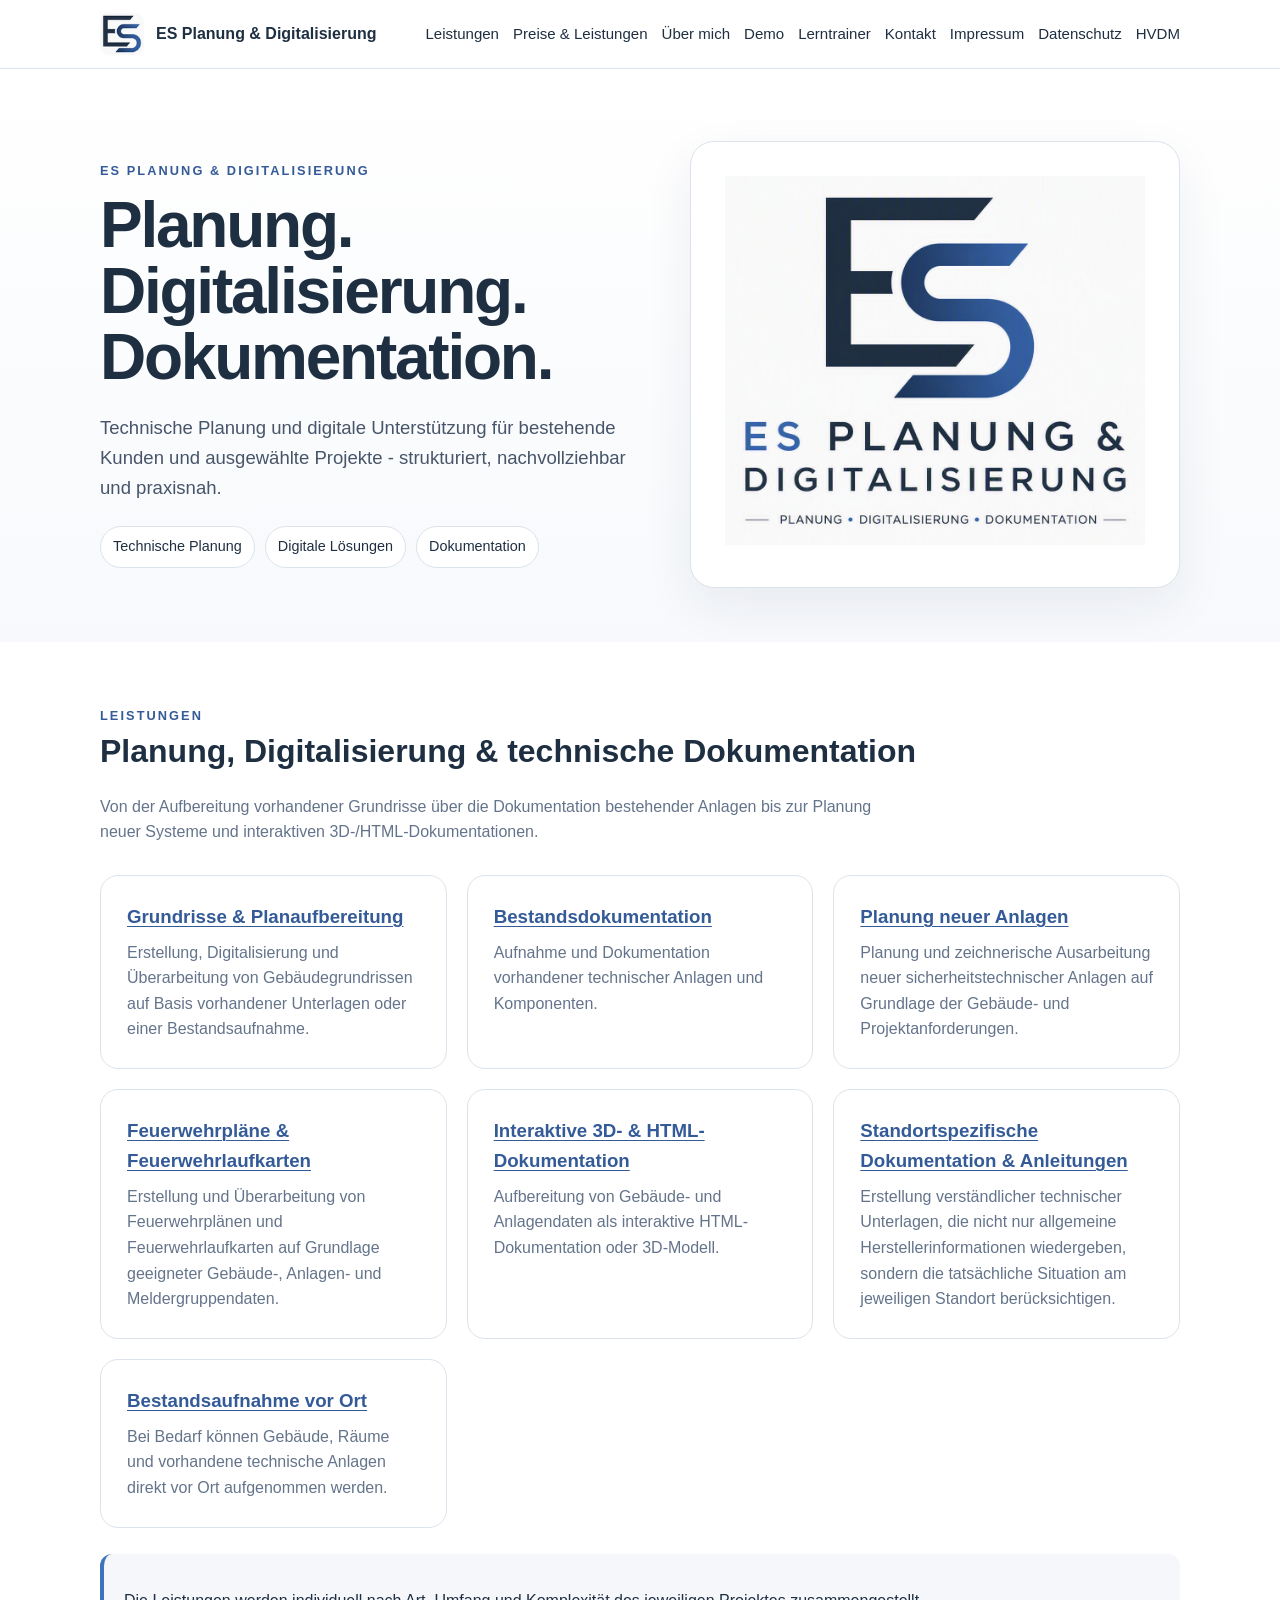
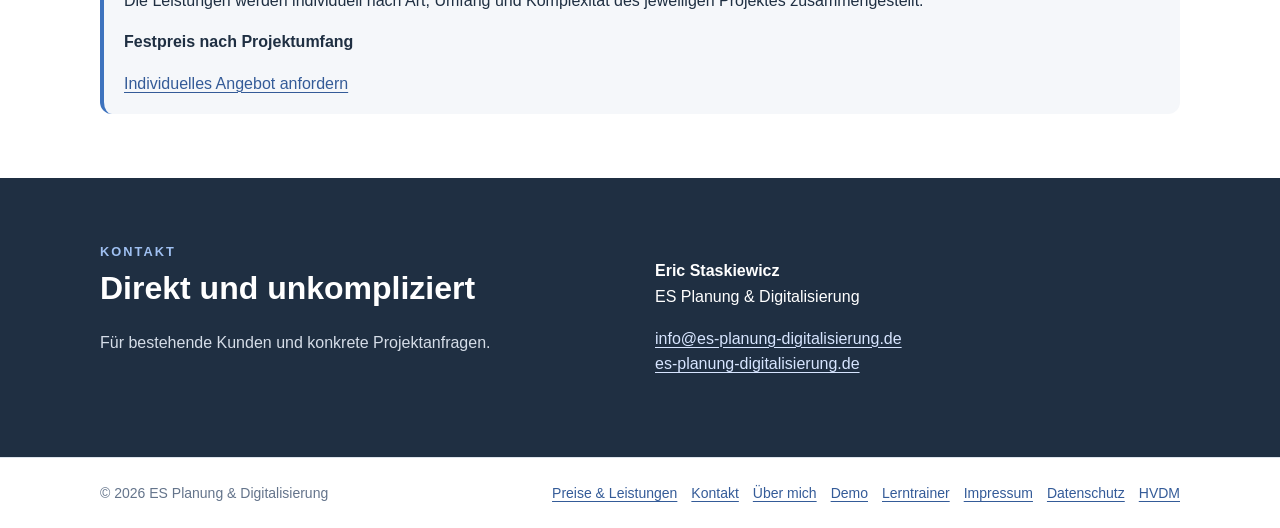
<file: index.html>
<!doctype html><html lang="de"><head><meta charset="utf-8"><meta name="viewport" content="width=device-width,initial-scale=1"><meta name="robots" content="noindex,nofollow"><link rel="icon" href="assets/favicon.ico"><link rel="stylesheet" href="styles.css"><title>ES Planung &amp; Digitalisierung</title><meta name="description" content="Grundrisse, Bestandsdokumentation, Anlagenplanung, Feuerwehrunterlagen, 3D-/HTML-Dokumentation und standortspezifische Anleitungen. Festpreis nach Projektumfang."><meta property="og:title" content="ES Planung & Digitalisierung"><meta property="og:image" content="assets/social-preview-1200x630.png"><link rel="stylesheet" href="navigation.css">
<script src="navigation.js" defer></script>
</head><body><header class="top site-header"><div class="wrap nav"><a class="brand" href="index.html"><img src="assets/logo-mark-64.png" alt="ES Logo"><span>ES Planung &amp; Digitalisierung</span></a><button class="menu-toggle" type="button" aria-expanded="false" aria-controls="site-navigation">Menü</button>
<nav class="navlinks" id="site-navigation" aria-label="Hauptnavigation"><a href="leistungen.html">Leistungen</a><a href="preise.html">Preise &amp; Leistungen</a><a href="about.html">Über mich</a><a href="demo.html">Demo</a><a href="trainings.html">Lerntrainer</a><a href="index.html#kontakt">Kontakt</a><a href="impressum.html">Impressum</a><a href="datenschutz.html">Datenschutz</a></nav></div></header>
<main><section class="hero"><div class="wrap hero-grid"><div><div class="kicker">ES Planung &amp; Digitalisierung</div><h1>Planung. Digitalisierung. Dokumentation.</h1><p>Technische Planung und digitale Unterstützung für bestehende Kunden und ausgewählte Projekte - strukturiert, nachvollziehbar und praxisnah.</p><div class="badges"><span class="badge">Technische Planung</span><span class="badge">Digitale Lösungen</span><span class="badge">Dokumentation</span></div></div><div class="hero-logo"><img src="assets/logo-full.png" alt="Logo ES Planung & Digitalisierung"></div></div></section>
<section id="leistungen" class="section"><div class="wrap"><div class="kicker">Leistungen</div><h2>Planung, Digitalisierung &amp; technische Dokumentation</h2><p class="lead">Von der Aufbereitung vorhandener Grundrisse über die Dokumentation bestehender Anlagen bis zur Planung neuer Systeme und interaktiven 3D-/HTML-Dokumentationen.</p><div class="cards"><article class="card"><h3><a href="leistungen.html#grundrisse">Grundrisse &amp; Planaufbereitung</a></h3><p>Erstellung, Digitalisierung und Überarbeitung von Gebäudegrundrissen auf Basis vorhandener Unterlagen oder einer Bestandsaufnahme.</p></article><article class="card"><h3><a href="leistungen.html#bestand">Bestandsdokumentation</a></h3><p>Aufnahme und Dokumentation vorhandener technischer Anlagen und Komponenten.</p></article><article class="card"><h3><a href="leistungen.html#planung">Planung neuer Anlagen</a></h3><p>Planung und zeichnerische Ausarbeitung neuer sicherheitstechnischer Anlagen auf Grundlage der Gebäude- und Projektanforderungen.</p></article><article class="card"><h3><a href="leistungen.html#feuerwehr">Feuerwehrpläne &amp; Feuerwehrlaufkarten</a></h3><p>Erstellung und Überarbeitung von Feuerwehrplänen und Feuerwehrlaufkarten auf Grundlage geeigneter Gebäude-, Anlagen- und Meldergruppendaten.</p></article><article class="card"><h3><a href="leistungen.html#interaktiv">Interaktive 3D- &amp; HTML-Dokumentation</a></h3><p>Aufbereitung von Gebäude- und Anlagendaten als interaktive HTML-Dokumentation oder 3D-Modell.</p></article><article class="card"><h3><a href="leistungen.html#anleitungen">Standortspezifische Dokumentation &amp; Anleitungen</a></h3><p>Erstellung verständlicher technischer Unterlagen, die nicht nur allgemeine Herstellerinformationen wiedergeben, sondern die tatsächliche Situation am jeweiligen Standort berücksichtigen.</p></article><article class="card"><h3><a href="leistungen.html#vor-ort">Bestandsaufnahme vor Ort</a></h3><p>Bei Bedarf können Gebäude, Räume und vorhandene technische Anlagen direkt vor Ort aufgenommen werden.</p></article></div><div class="note"><p>Die Leistungen werden individuell nach Art, Umfang und Komplexität des jeweiligen Projektes zusammengestellt.</p><p><strong>Festpreis nach Projektumfang</strong></p><a href="index.html#kontakt">Individuelles Angebot anfordern</a></div></div></section>
<section id="kontakt" class="section contact"><div class="wrap contact-grid"><div><div class="kicker" style="color:#9fc0f1">Kontakt</div><h2>Direkt und unkompliziert</h2><p class="lead">Für bestehende Kunden und konkrete Projektanfragen.</p></div><div><p><strong>Eric Staskiewicz</strong><br>ES Planung &amp; Digitalisierung</p><p><a href="mailto:info@es-planung-digitalisierung.de">info@es-planung-digitalisierung.de</a><br><a href="https://es-planung-digitalisierung.de">es-planung-digitalisierung.de</a></p></div></div></section></main><footer class="footer site-footer"><div class="wrap footer-row"><div>© 2026 ES Planung &amp; Digitalisierung</div><div class="footer-links"><a href="preise.html">Preise &amp; Leistungen</a><a href="index.html#kontakt">Kontakt</a><a href="about.html">Über mich</a><a href="demo.html">Demo</a><a href="trainings.html">Lerntrainer</a><a href="impressum.html">Impressum</a><a href="datenschutz.html">Datenschutz</a></div></div></footer></body></html>
</file>
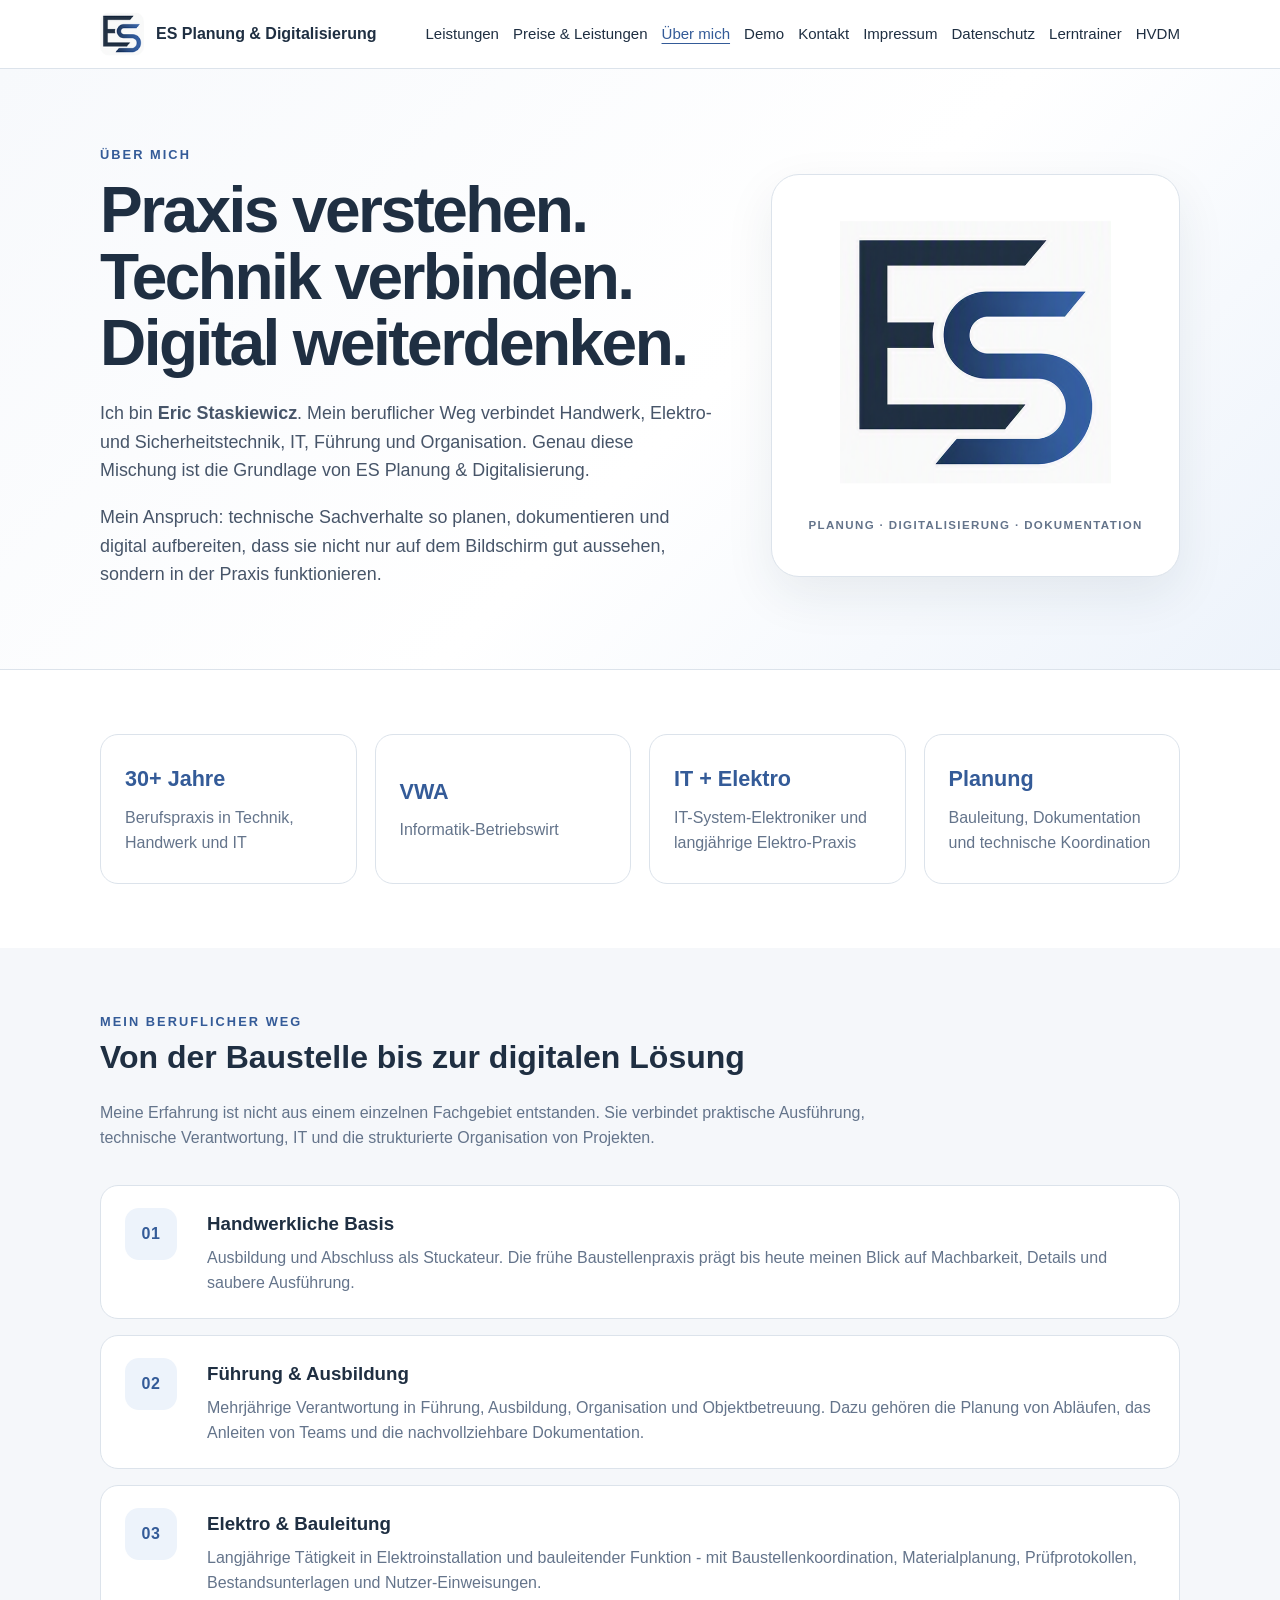
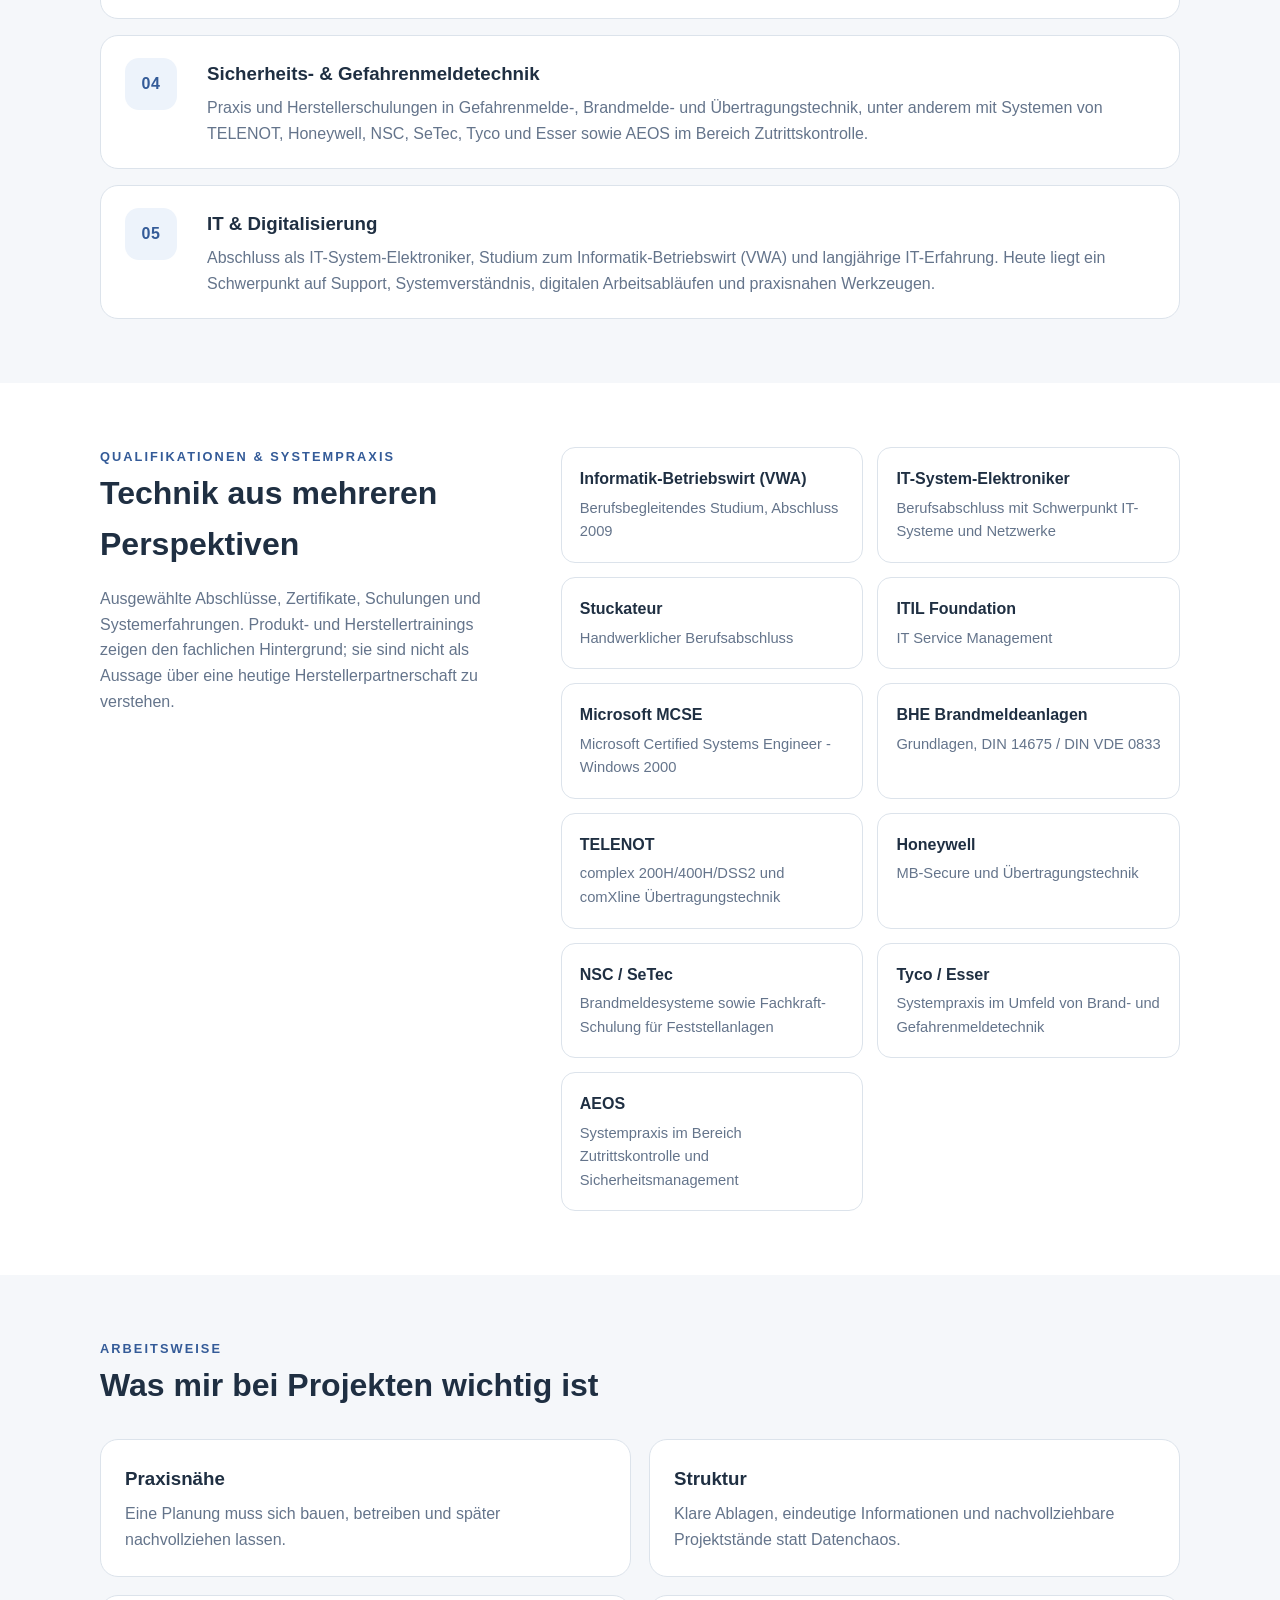
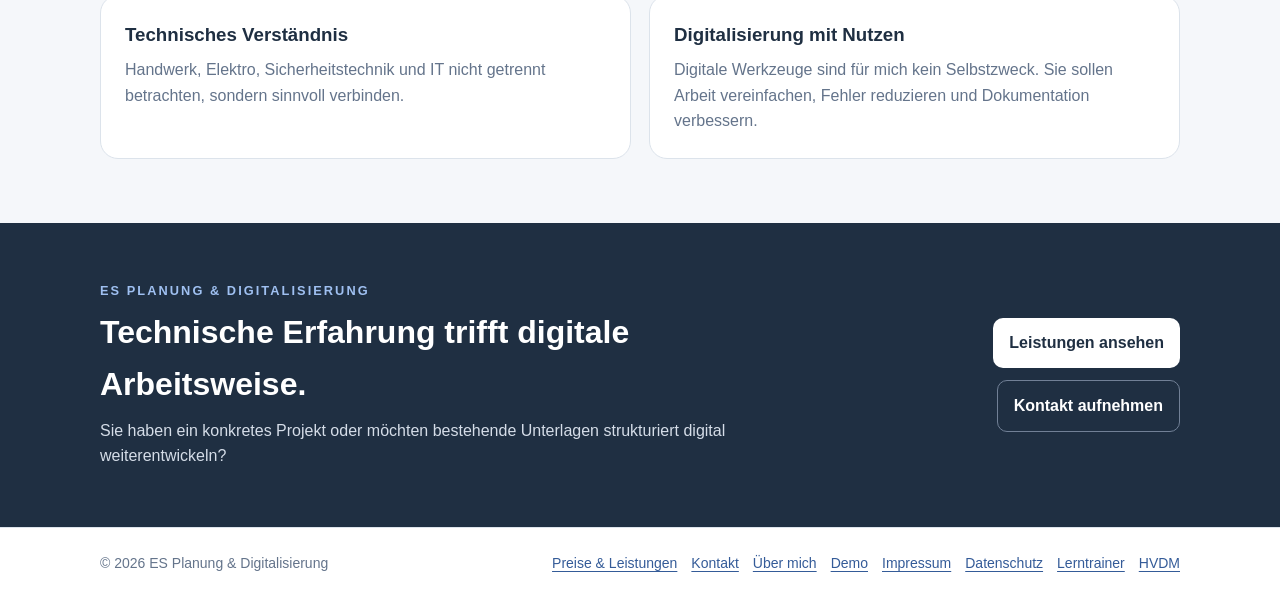
<file: about.html>
<!doctype html>
<html lang="de">
<head>
  <meta charset="utf-8">
  <meta name="viewport" content="width=device-width,initial-scale=1">
  <meta name="robots" content="noindex,nofollow">
  <link rel="icon" href="assets/favicon.ico">
  <link rel="stylesheet" href="styles.css">
  <title>Über mich | ES Planung &amp; Digitalisierung</title>
  <meta name="description" content="Eric Staskiewicz - beruflicher Hintergrund zwischen Handwerk, Elektro- und Sicherheitstechnik, IT, Planung und Digitalisierung.">
  <meta property="og:title" content="Über mich | ES Planung & Digitalisierung">
  <meta property="og:image" content="assets/social-preview-1200x630.png">
<link rel="stylesheet" href="navigation.css">
<script src="navigation.js" defer></script>
</head>
<body>
<header class="top site-header">
  <div class="wrap nav">
    <a class="brand" href="index.html"><img src="assets/logo-mark-64.png" alt="ES Logo"><span>ES Planung &amp; Digitalisierung</span></a>
    <button class="menu-toggle" type="button" aria-expanded="false" aria-controls="site-navigation">Menü</button>
<nav class="navlinks" id="site-navigation" aria-label="Hauptnavigation">
      <a href="leistungen.html">Leistungen</a><a href="preise.html">Preise &amp; Leistungen</a>
      <a href="about.html" aria-current="page">Über mich</a>
      <a href="demo.html">Demo</a>
      <a href="index.html#kontakt">Kontakt</a>
      <a href="impressum.html">Impressum</a>
      <a href="datenschutz.html">Datenschutz</a>
    </nav>
  </div>
</header>

<main>
  <section class="about-hero">
    <div class="wrap about-hero-grid">
      <div>
        <div class="kicker">Über mich</div>
        <h1>Praxis verstehen.<br>Technik verbinden.<br>Digital weiterdenken.</h1>
        <p class="about-intro">Ich bin <strong>Eric Staskiewicz</strong>. Mein beruflicher Weg verbindet Handwerk, Elektro- und Sicherheitstechnik, IT, Führung und Organisation. Genau diese Mischung ist die Grundlage von ES Planung &amp; Digitalisierung.</p>
        <p class="about-intro">Mein Anspruch: technische Sachverhalte so planen, dokumentieren und digital aufbereiten, dass sie nicht nur auf dem Bildschirm gut aussehen, sondern in der Praxis funktionieren.</p>
      </div>
      <aside class="about-mark" aria-label="ES Planung und Digitalisierung">
        <img src="assets/logo-mark-512.png" alt="ES Monogramm">
        <div class="about-mark-text">Planung · Digitalisierung · Dokumentation</div>
      </aside>
    </div>
  </section>

  <section class="section">
    <div class="wrap">
      <div class="facts-grid" aria-label="Berufliches Profil">
        <div class="fact"><strong>30+ Jahre</strong><span>Berufspraxis in Technik, Handwerk und IT</span></div>
        <div class="fact"><strong>VWA</strong><span>Informatik-Betriebswirt</span></div>
        <div class="fact"><strong>IT + Elektro</strong><span>IT-System-Elektroniker und langjährige Elektro-Praxis</span></div>
        <div class="fact"><strong>Planung</strong><span>Bauleitung, Dokumentation und technische Koordination</span></div>
      </div>
    </div>
  </section>

  <section class="section about-soft">
    <div class="wrap">
      <div class="kicker">Mein beruflicher Weg</div>
      <h2>Von der Baustelle bis zur digitalen Lösung</h2>
      <p class="lead">Meine Erfahrung ist nicht aus einem einzelnen Fachgebiet entstanden. Sie verbindet praktische Ausführung, technische Verantwortung, IT und die strukturierte Organisation von Projekten.</p>

      <div class="journey">
        <article class="journey-item">
          <div class="journey-icon">01</div>
          <div><h3>Handwerkliche Basis</h3><p>Ausbildung und Abschluss als Stuckateur. Die frühe Baustellenpraxis prägt bis heute meinen Blick auf Machbarkeit, Details und saubere Ausführung.</p></div>
        </article>
        <article class="journey-item">
          <div class="journey-icon">02</div>
          <div><h3>Führung &amp; Ausbildung</h3><p>Mehrjährige Verantwortung in Führung, Ausbildung, Organisation und Objektbetreuung. Dazu gehören die Planung von Abläufen, das Anleiten von Teams und die nachvollziehbare Dokumentation.</p></div>
        </article>
        <article class="journey-item">
          <div class="journey-icon">03</div>
          <div><h3>Elektro &amp; Bauleitung</h3><p>Langjährige Tätigkeit in Elektroinstallation und bauleitender Funktion - mit Baustellenkoordination, Materialplanung, Prüfprotokollen, Bestandsunterlagen und Nutzer-Einweisungen.</p></div>
        </article>
        <article class="journey-item">
          <div class="journey-icon">04</div>
          <div><h3>Sicherheits- &amp; Gefahrenmeldetechnik</h3><p>Praxis und Herstellerschulungen in Gefahrenmelde-, Brandmelde- und Übertragungstechnik, unter anderem mit Systemen von TELENOT, Honeywell, NSC, SeTec, Tyco und Esser sowie AEOS im Bereich Zutrittskontrolle.</p></div>
        </article>
        <article class="journey-item">
          <div class="journey-icon">05</div>
          <div><h3>IT &amp; Digitalisierung</h3><p>Abschluss als IT-System-Elektroniker, Studium zum Informatik-Betriebswirt (VWA) und langjährige IT-Erfahrung. Heute liegt ein Schwerpunkt auf Support, Systemverständnis, digitalen Arbeitsabläufen und praxisnahen Werkzeugen.</p></div>
        </article>
      </div>
    </div>
  </section>

  <section class="section">
    <div class="wrap qualification-grid">
      <div>
        <div class="kicker">Qualifikationen &amp; Systempraxis</div>
        <h2>Technik aus mehreren Perspektiven</h2>
        <p class="lead">Ausgewählte Abschlüsse, Zertifikate, Schulungen und Systemerfahrungen. Produkt- und Herstellertrainings zeigen den fachlichen Hintergrund; sie sind nicht als Aussage über eine heutige Herstellerpartnerschaft zu verstehen.</p>
      </div>
      <div class="qualification-list">
        <div class="qualification"><strong>Informatik-Betriebswirt (VWA)</strong><span>Berufsbegleitendes Studium, Abschluss 2009</span></div>
        <div class="qualification"><strong>IT-System-Elektroniker</strong><span>Berufsabschluss mit Schwerpunkt IT-Systeme und Netzwerke</span></div>
        <div class="qualification"><strong>Stuckateur</strong><span>Handwerklicher Berufsabschluss</span></div>
        <div class="qualification"><strong>ITIL Foundation</strong><span>IT Service Management</span></div>
        <div class="qualification"><strong>Microsoft MCSE</strong><span>Microsoft Certified Systems Engineer - Windows 2000</span></div>
        <div class="qualification"><strong>BHE Brandmeldeanlagen</strong><span>Grundlagen, DIN 14675 / DIN VDE 0833</span></div>
        <div class="qualification"><strong>TELENOT</strong><span>complex 200H/400H/DSS2 und comXline Übertragungstechnik</span></div>
        <div class="qualification"><strong>Honeywell</strong><span>MB-Secure und Übertragungstechnik</span></div>
        <div class="qualification"><strong>NSC / SeTec</strong><span>Brandmeldesysteme sowie Fachkraft-Schulung für Feststellanlagen</span></div>
        <div class="qualification"><strong>Tyco / Esser</strong><span>Systempraxis im Umfeld von Brand- und Gefahrenmeldetechnik</span></div>
        <div class="qualification"><strong>AEOS</strong><span>Systempraxis im Bereich Zutrittskontrolle und Sicherheitsmanagement</span></div>
      </div>
    </div>
  </section>

  <section class="section about-soft">
    <div class="wrap">
      <div class="kicker">Arbeitsweise</div>
      <h2>Was mir bei Projekten wichtig ist</h2>
      <div class="values-grid">
        <article class="value-card"><h3>Praxisnähe</h3><p>Eine Planung muss sich bauen, betreiben und später nachvollziehen lassen.</p></article>
        <article class="value-card"><h3>Struktur</h3><p>Klare Ablagen, eindeutige Informationen und nachvollziehbare Projektstände statt Datenchaos.</p></article>
        <article class="value-card"><h3>Technisches Verständnis</h3><p>Handwerk, Elektro, Sicherheitstechnik und IT nicht getrennt betrachten, sondern sinnvoll verbinden.</p></article>
        <article class="value-card"><h3>Digitalisierung mit Nutzen</h3><p>Digitale Werkzeuge sind für mich kein Selbstzweck. Sie sollen Arbeit vereinfachen, Fehler reduzieren und Dokumentation verbessern.</p></article>
      </div>
    </div>
  </section>

  <section class="about-cta">
    <div class="wrap about-cta-inner">
      <div><div class="kicker" style="color:#9fc0f1">ES Planung &amp; Digitalisierung</div><h2>Technische Erfahrung trifft digitale Arbeitsweise.</h2><p>Sie haben ein konkretes Projekt oder möchten bestehende Unterlagen strukturiert digital weiterentwickeln?</p></div>
      <div class="cta-actions"><a class="button button-light" href="leistungen.html">Leistungen ansehen</a><a class="button button-outline" href="mailto:info@es-planung-digitalisierung.de">Kontakt aufnehmen</a></div>
    </div>
  </section>
</main>

<footer class="footer site-footer">
  <div class="wrap footer-row"><div>© 2026 ES Planung &amp; Digitalisierung</div><div class="footer-links"><a href="preise.html">Preise &amp; Leistungen</a><a href="index.html#kontakt">Kontakt</a><a href="about.html">Über mich</a><a href="demo.html">Demo</a><a href="impressum.html">Impressum</a><a href="datenschutz.html">Datenschutz</a></div></div>
</footer>
</body>
</html>
</file>
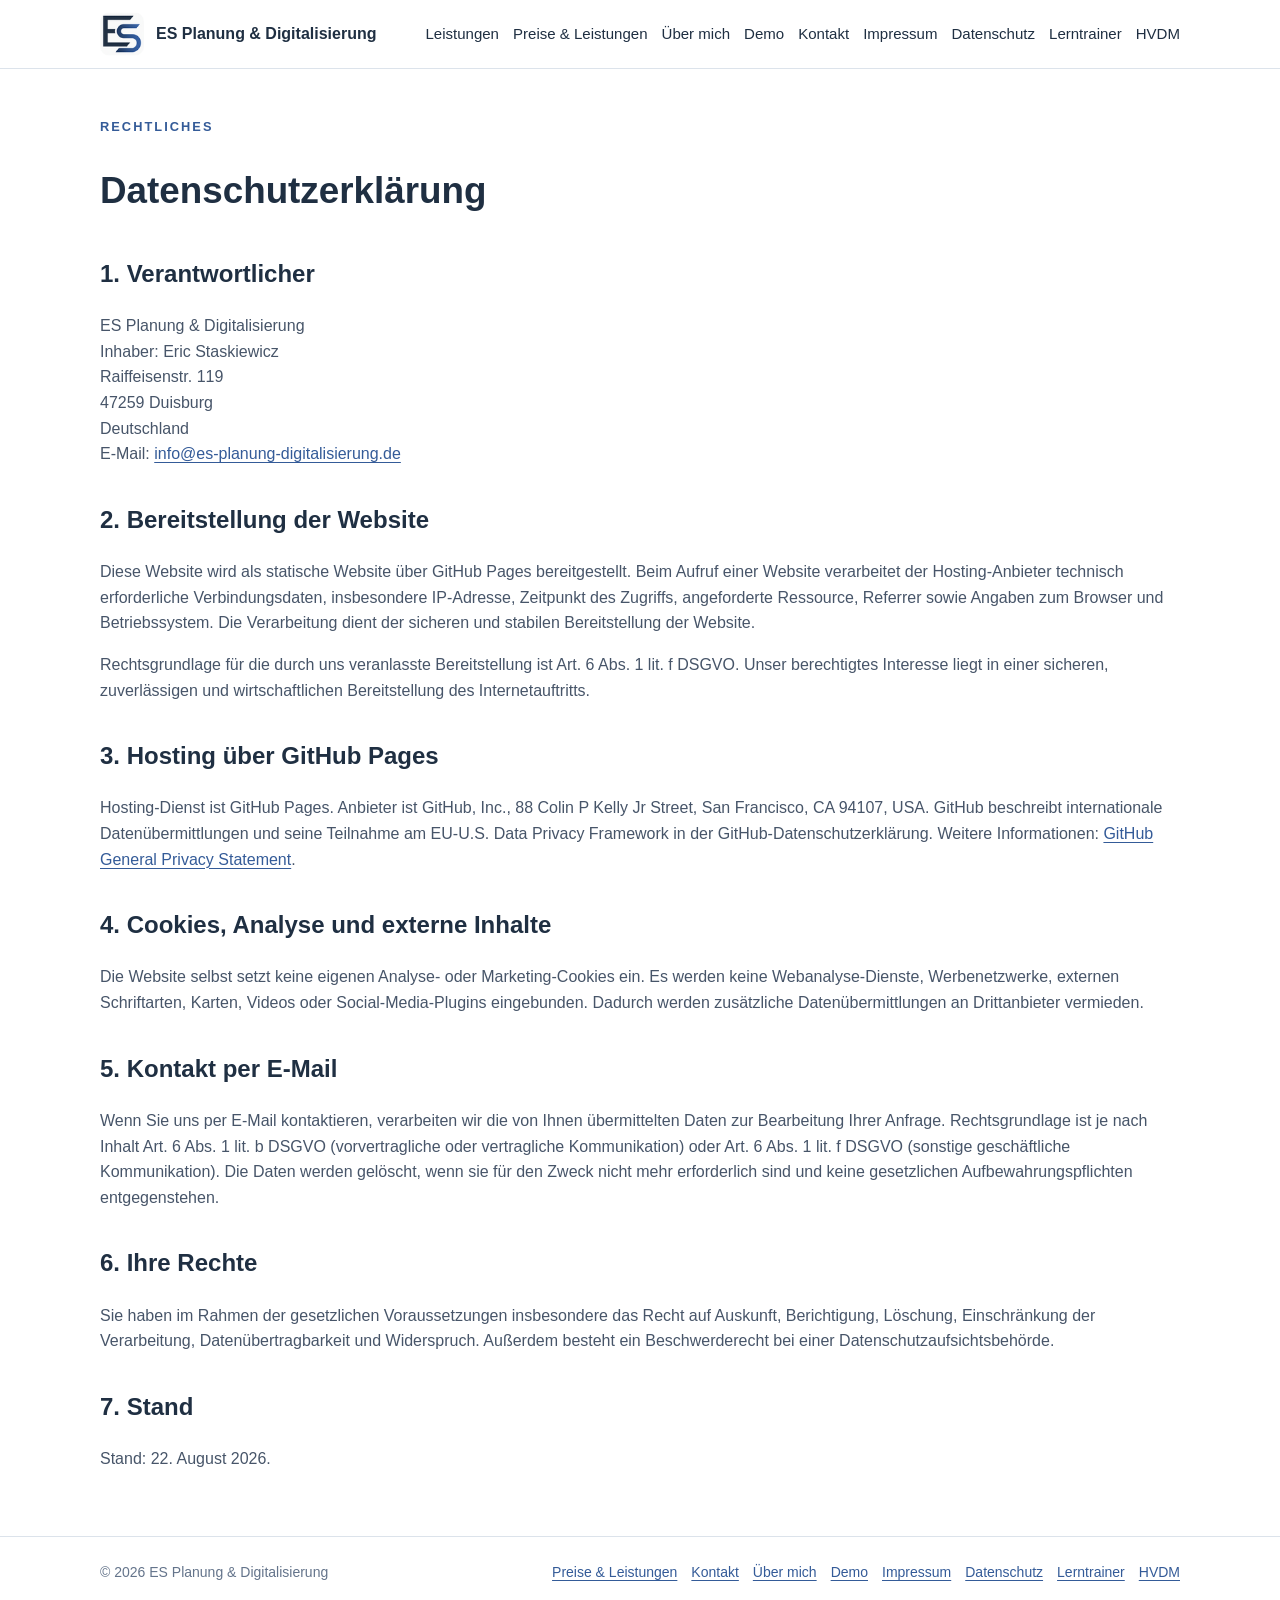
<file: datenschutz.html>
<!doctype html><html lang="de"><head><meta charset="utf-8"><meta name="viewport" content="width=device-width,initial-scale=1"><meta name="robots" content="noindex,nofollow"><link rel="icon" href="assets/favicon.ico"><link rel="stylesheet" href="styles.css"><title>Datenschutz | ES Planung &amp; Digitalisierung</title><link rel="stylesheet" href="navigation.css">
<script src="navigation.js" defer></script>
</head><body><header class="top site-header"><div class="wrap nav"><a class="brand" href="index.html"><img src="assets/logo-mark-64.png" alt="ES Logo"><span>ES Planung &amp; Digitalisierung</span></a><button class="menu-toggle" type="button" aria-expanded="false" aria-controls="site-navigation">Menü</button>
<nav class="navlinks" id="site-navigation" aria-label="Hauptnavigation"><a href="leistungen.html">Leistungen</a><a href="preise.html">Preise &amp; Leistungen</a><a href="about.html">Über mich</a><a href="demo.html">Demo</a><a href="index.html#kontakt">Kontakt</a><a href="impressum.html">Impressum</a><a href="datenschutz.html">Datenschutz</a></nav></div></header><main class="legal"><div class="wrap"><div class="kicker">Rechtliches</div><h1>Datenschutzerklärung</h1><h2>1. Verantwortlicher</h2><p>ES Planung &amp; Digitalisierung<br>Inhaber: Eric Staskiewicz<br>Raiffeisenstr. 119<br>47259 Duisburg<br>Deutschland<br>E-Mail: <a href="mailto:info@es-planung-digitalisierung.de">info@es-planung-digitalisierung.de</a></p><h2>2. Bereitstellung der Website</h2><p>Diese Website wird als statische Website über GitHub Pages bereitgestellt. Beim Aufruf einer Website verarbeitet der Hosting-Anbieter technisch erforderliche Verbindungsdaten, insbesondere IP-Adresse, Zeitpunkt des Zugriffs, angeforderte Ressource, Referrer sowie Angaben zum Browser und Betriebssystem. Die Verarbeitung dient der sicheren und stabilen Bereitstellung der Website.</p><p>Rechtsgrundlage für die durch uns veranlasste Bereitstellung ist Art. 6 Abs. 1 lit. f DSGVO. Unser berechtigtes Interesse liegt in einer sicheren, zuverlässigen und wirtschaftlichen Bereitstellung des Internetauftritts.</p><h2>3. Hosting über GitHub Pages</h2><p>Hosting-Dienst ist GitHub Pages. Anbieter ist GitHub, Inc., 88 Colin P Kelly Jr Street, San Francisco, CA 94107, USA. GitHub beschreibt internationale Datenübermittlungen und seine Teilnahme am EU-U.S. Data Privacy Framework in der GitHub-Datenschutzerklärung. Weitere Informationen: <a href="https://docs.github.com/en/site-policy/privacy-policies/github-general-privacy-statement">GitHub General Privacy Statement</a>.</p><h2>4. Cookies, Analyse und externe Inhalte</h2><p>Die Website selbst setzt keine eigenen Analyse- oder Marketing-Cookies ein. Es werden keine Webanalyse-Dienste, Werbenetzwerke, externen Schriftarten, Karten, Videos oder Social-Media-Plugins eingebunden. Dadurch werden zusätzliche Datenübermittlungen an Drittanbieter vermieden.</p><h2>5. Kontakt per E-Mail</h2><p>Wenn Sie uns per E-Mail kontaktieren, verarbeiten wir die von Ihnen übermittelten Daten zur Bearbeitung Ihrer Anfrage. Rechtsgrundlage ist je nach Inhalt Art. 6 Abs. 1 lit. b DSGVO (vorvertragliche oder vertragliche Kommunikation) oder Art. 6 Abs. 1 lit. f DSGVO (sonstige geschäftliche Kommunikation). Die Daten werden gelöscht, wenn sie für den Zweck nicht mehr erforderlich sind und keine gesetzlichen Aufbewahrungspflichten entgegenstehen.</p><h2>6. Ihre Rechte</h2><p>Sie haben im Rahmen der gesetzlichen Voraussetzungen insbesondere das Recht auf Auskunft, Berichtigung, Löschung, Einschränkung der Verarbeitung, Datenübertragbarkeit und Widerspruch. Außerdem besteht ein Beschwerderecht bei einer Datenschutzaufsichtsbehörde.</p><h2>7. Stand</h2><p>Stand: 22. August 2026.</p></div></main><footer class="footer site-footer"><div class="wrap footer-row"><div>© 2026 ES Planung &amp; Digitalisierung</div><div class="footer-links"><a href="preise.html">Preise &amp; Leistungen</a><a href="index.html#kontakt">Kontakt</a><a href="about.html">Über mich</a><a href="demo.html">Demo</a><a href="impressum.html">Impressum</a><a href="datenschutz.html">Datenschutz</a></div></div></footer></body></html>
</file>
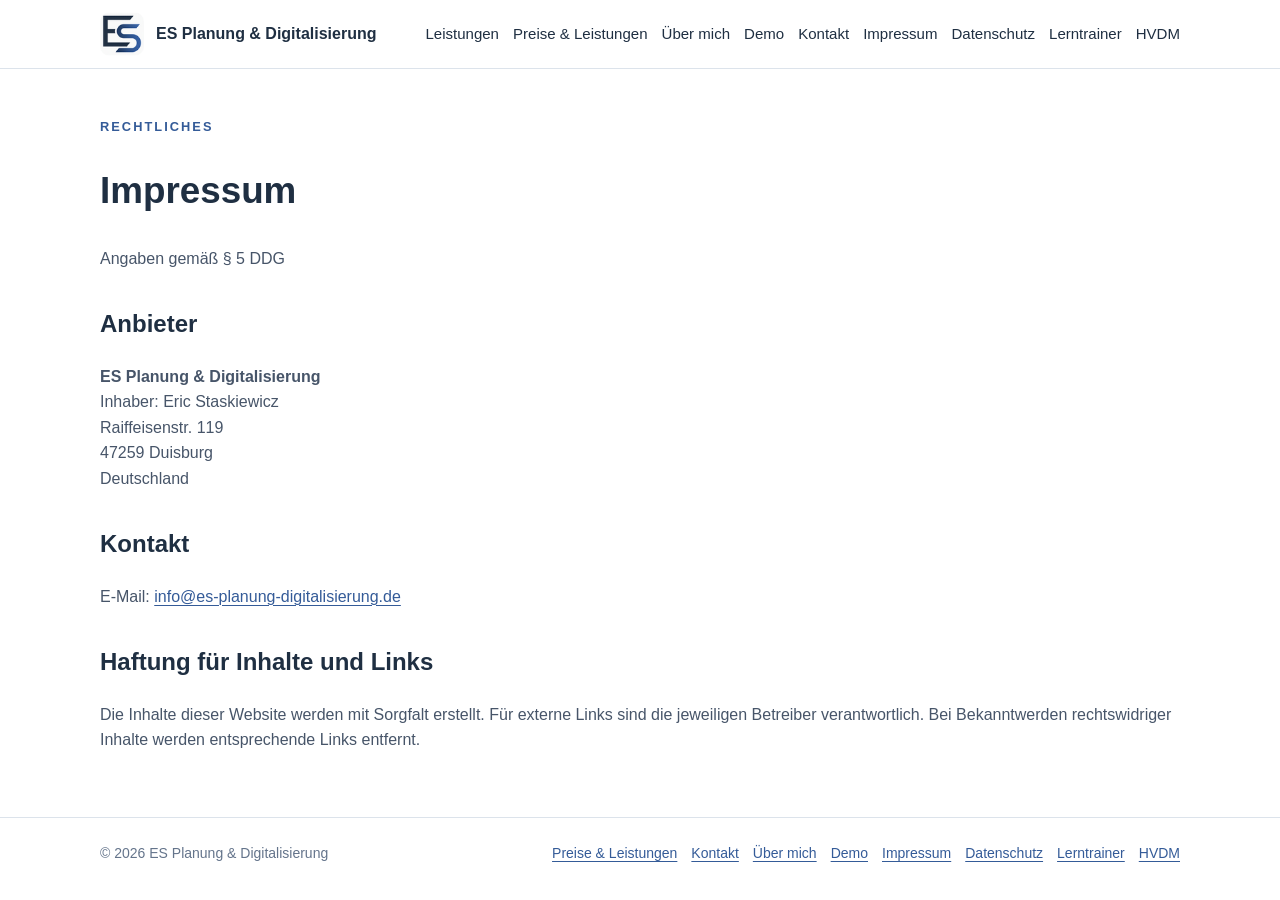
<file: impressum.html>
<!doctype html><html lang="de"><head><meta charset="utf-8"><meta name="viewport" content="width=device-width,initial-scale=1"><meta name="robots" content="noindex,nofollow"><link rel="icon" href="assets/favicon.ico"><link rel="stylesheet" href="styles.css"><title>Impressum | ES Planung &amp; Digitalisierung</title><link rel="stylesheet" href="navigation.css">
<script src="navigation.js" defer></script>
</head><body><header class="top site-header"><div class="wrap nav"><a class="brand" href="index.html"><img src="assets/logo-mark-64.png" alt="ES Logo"><span>ES Planung &amp; Digitalisierung</span></a><button class="menu-toggle" type="button" aria-expanded="false" aria-controls="site-navigation">Menü</button>
<nav class="navlinks" id="site-navigation" aria-label="Hauptnavigation"><a href="leistungen.html">Leistungen</a><a href="preise.html">Preise &amp; Leistungen</a><a href="about.html">Über mich</a><a href="demo.html">Demo</a><a href="index.html#kontakt">Kontakt</a><a href="impressum.html">Impressum</a><a href="datenschutz.html">Datenschutz</a></nav></div></header><main class="legal"><div class="wrap"><div class="kicker">Rechtliches</div><h1>Impressum</h1><p>Angaben gemäß § 5 DDG</p><h2>Anbieter</h2><p><strong>ES Planung &amp; Digitalisierung</strong><br>Inhaber: Eric Staskiewicz<br>Raiffeisenstr. 119<br>47259 Duisburg<br>Deutschland</p><h2>Kontakt</h2><p>E-Mail: <a href="mailto:info@es-planung-digitalisierung.de">info@es-planung-digitalisierung.de</a></p><h2>Haftung für Inhalte und Links</h2><p>Die Inhalte dieser Website werden mit Sorgfalt erstellt. Für externe Links sind die jeweiligen Betreiber verantwortlich. Bei Bekanntwerden rechtswidriger Inhalte werden entsprechende Links entfernt.</p></div></main><footer class="footer site-footer"><div class="wrap footer-row"><div>© 2026 ES Planung &amp; Digitalisierung</div><div class="footer-links"><a href="preise.html">Preise &amp; Leistungen</a><a href="index.html#kontakt">Kontakt</a><a href="about.html">Über mich</a><a href="demo.html">Demo</a><a href="impressum.html">Impressum</a><a href="datenschutz.html">Datenschutz</a></div></div></footer></body></html>
</file>
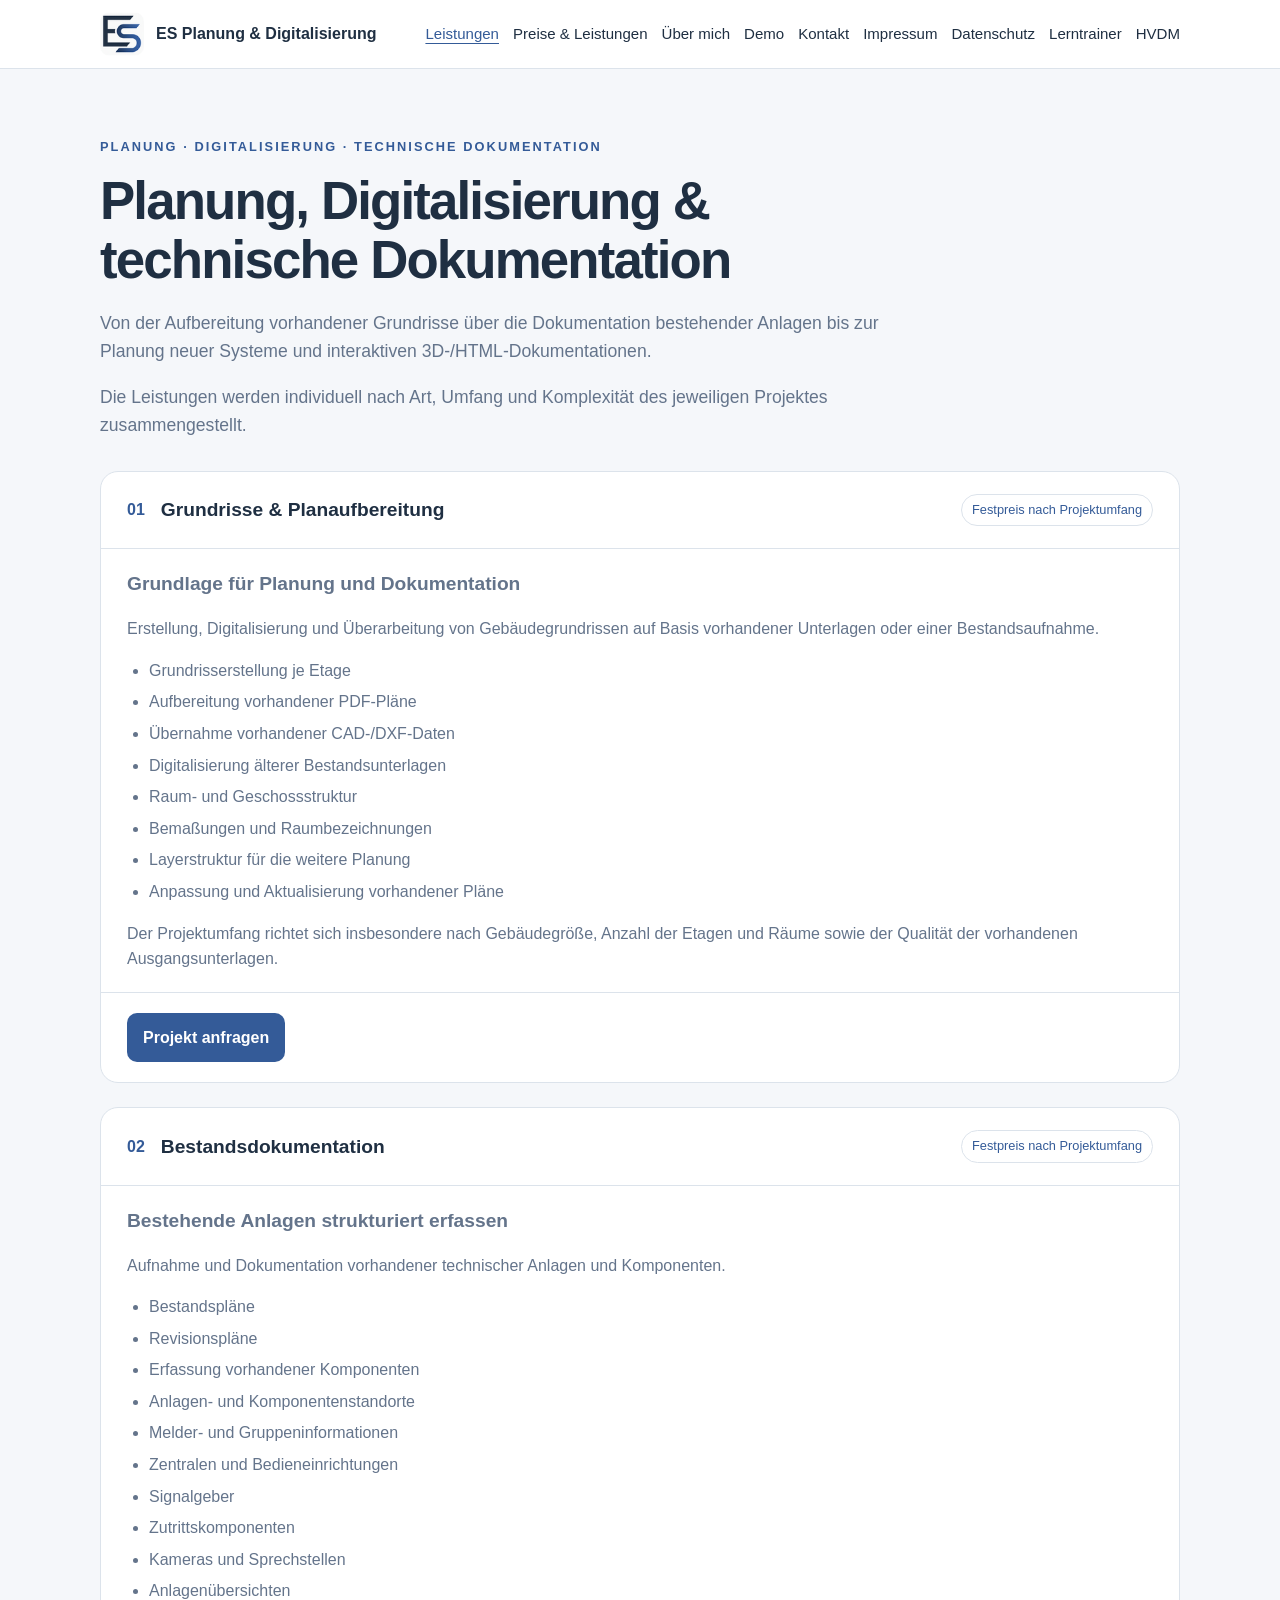
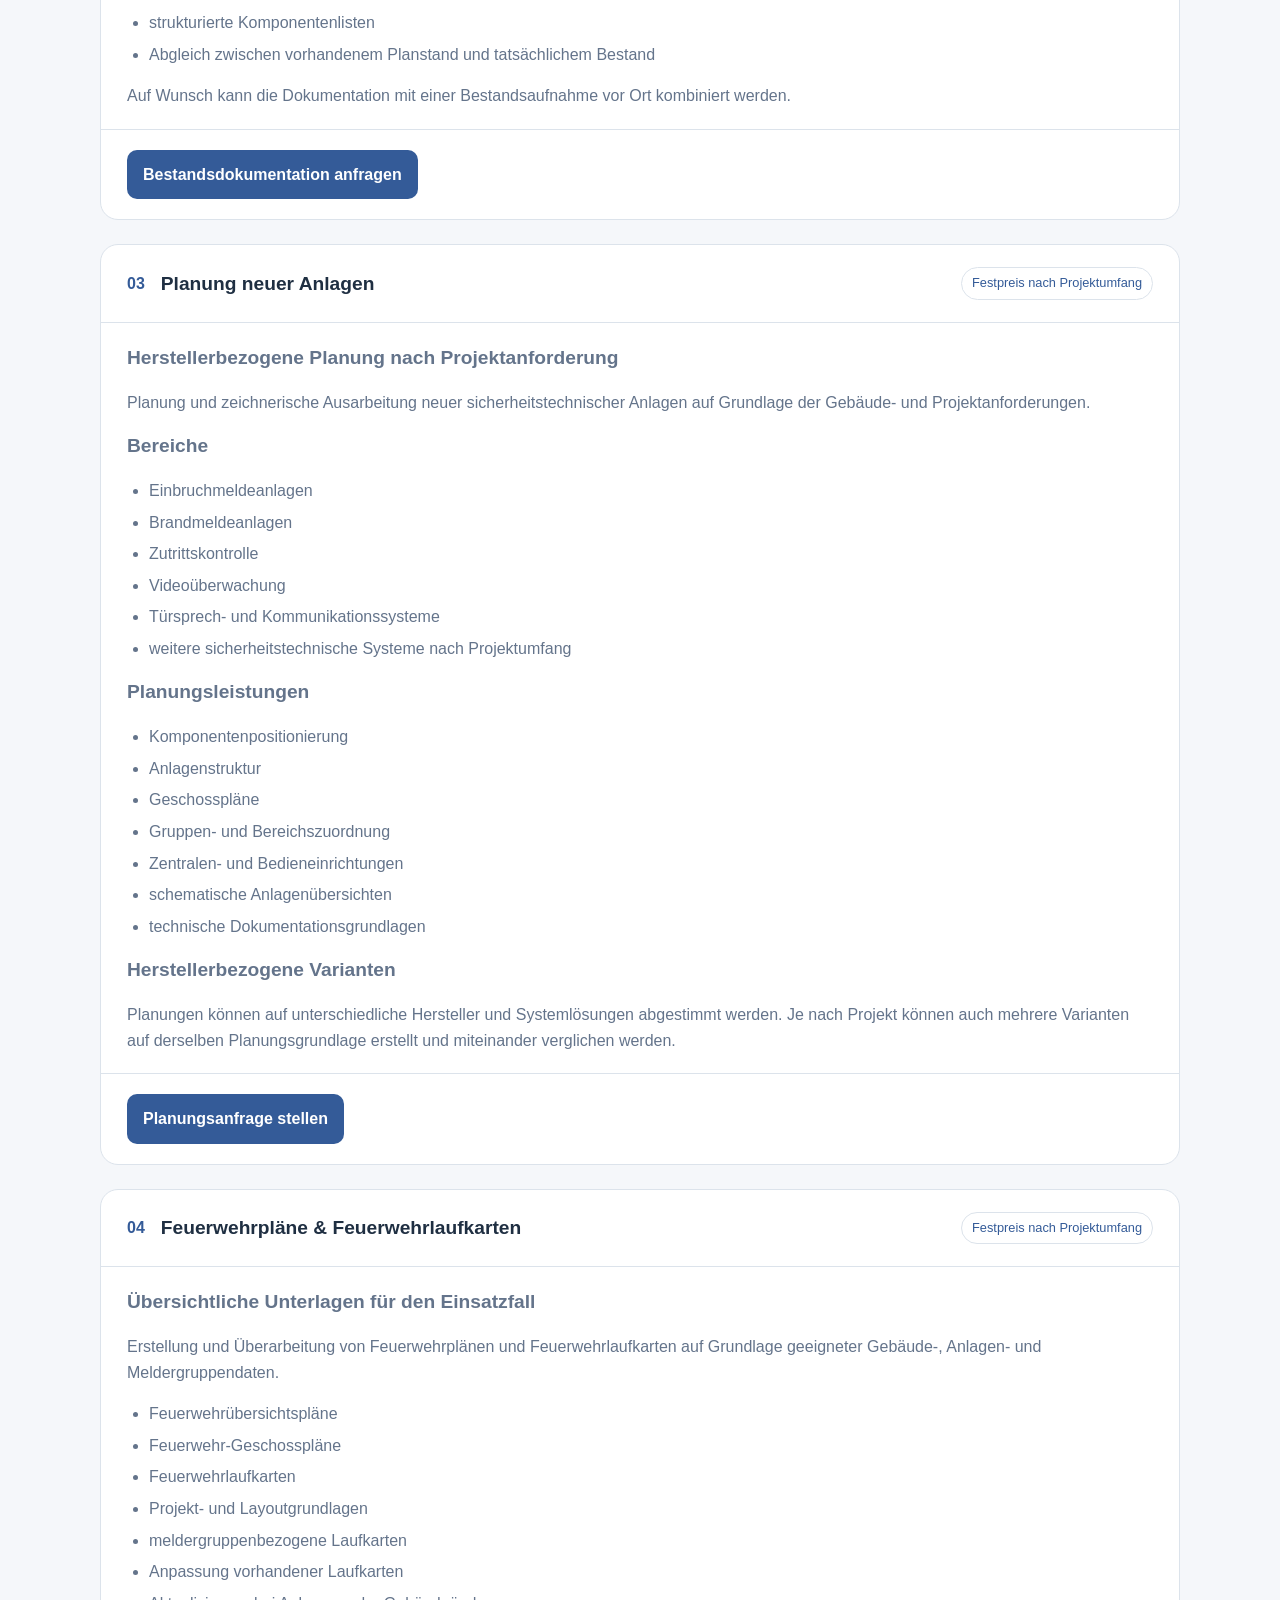
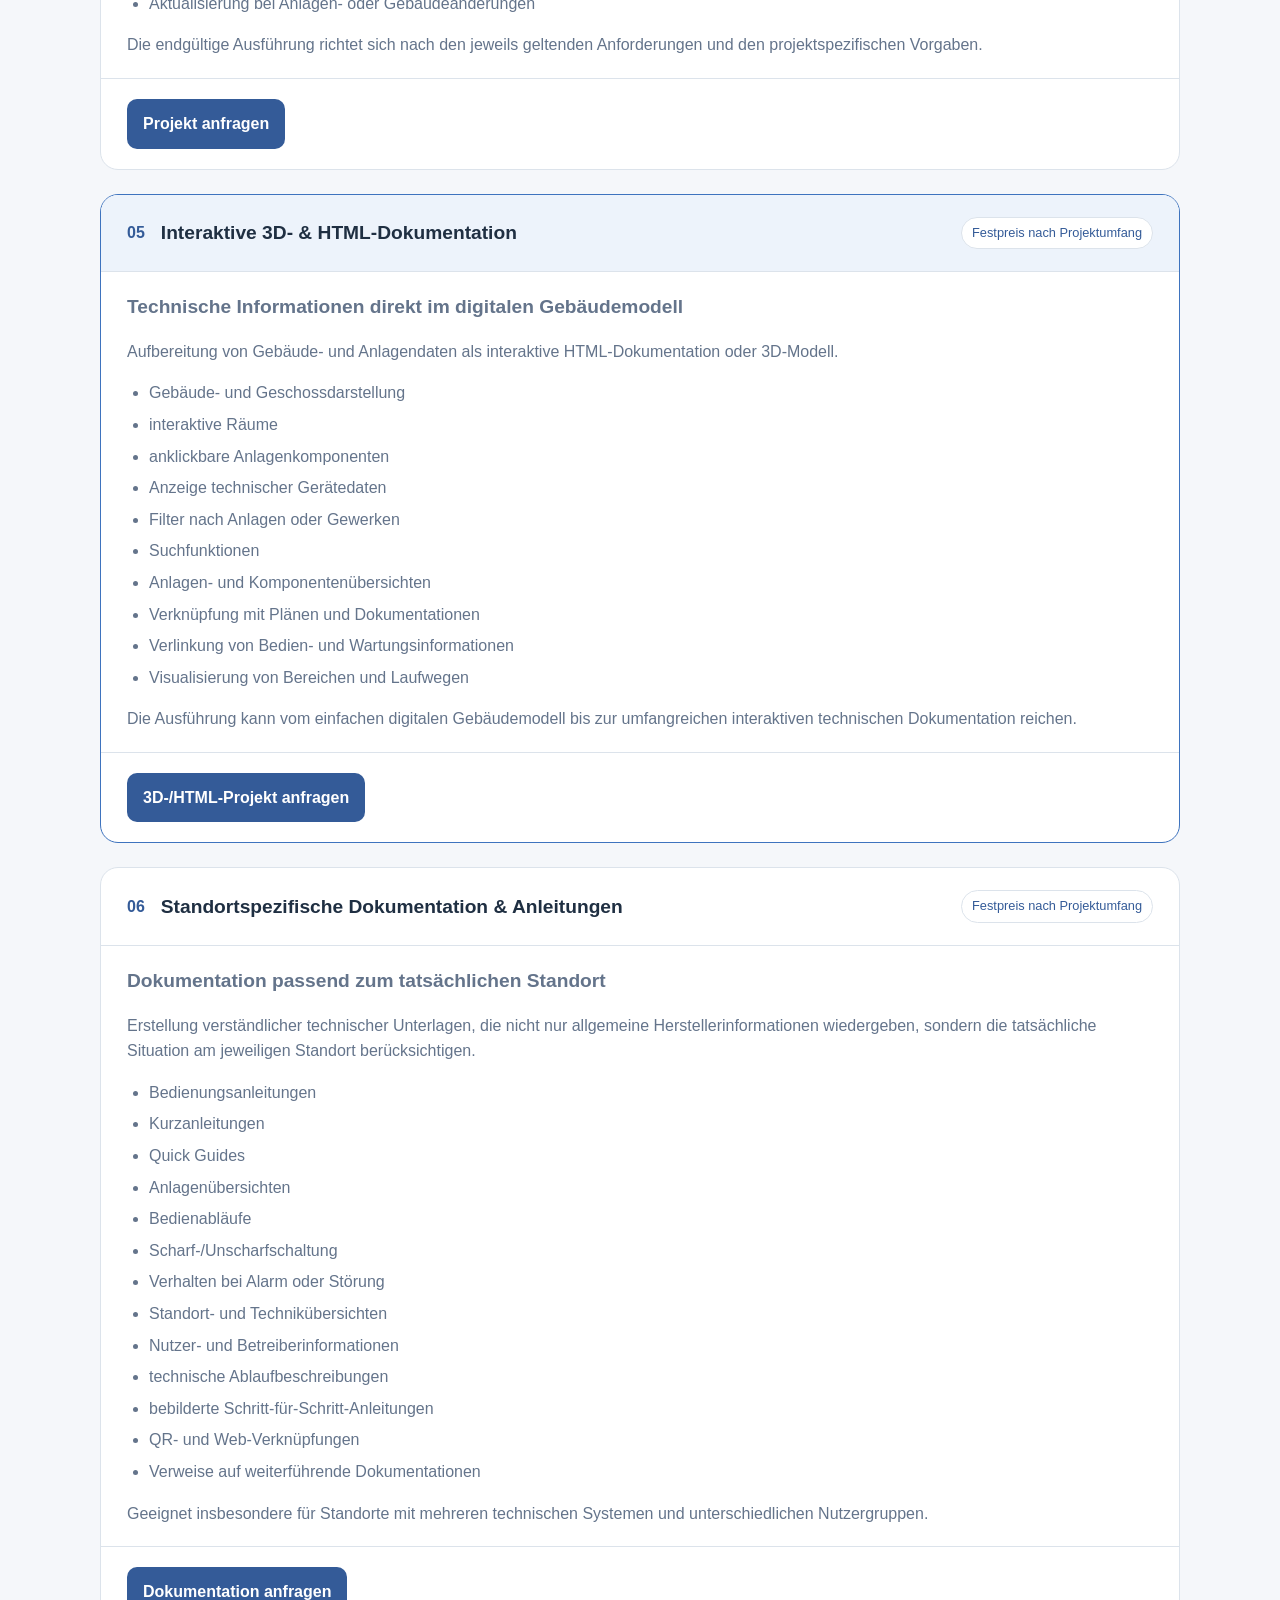
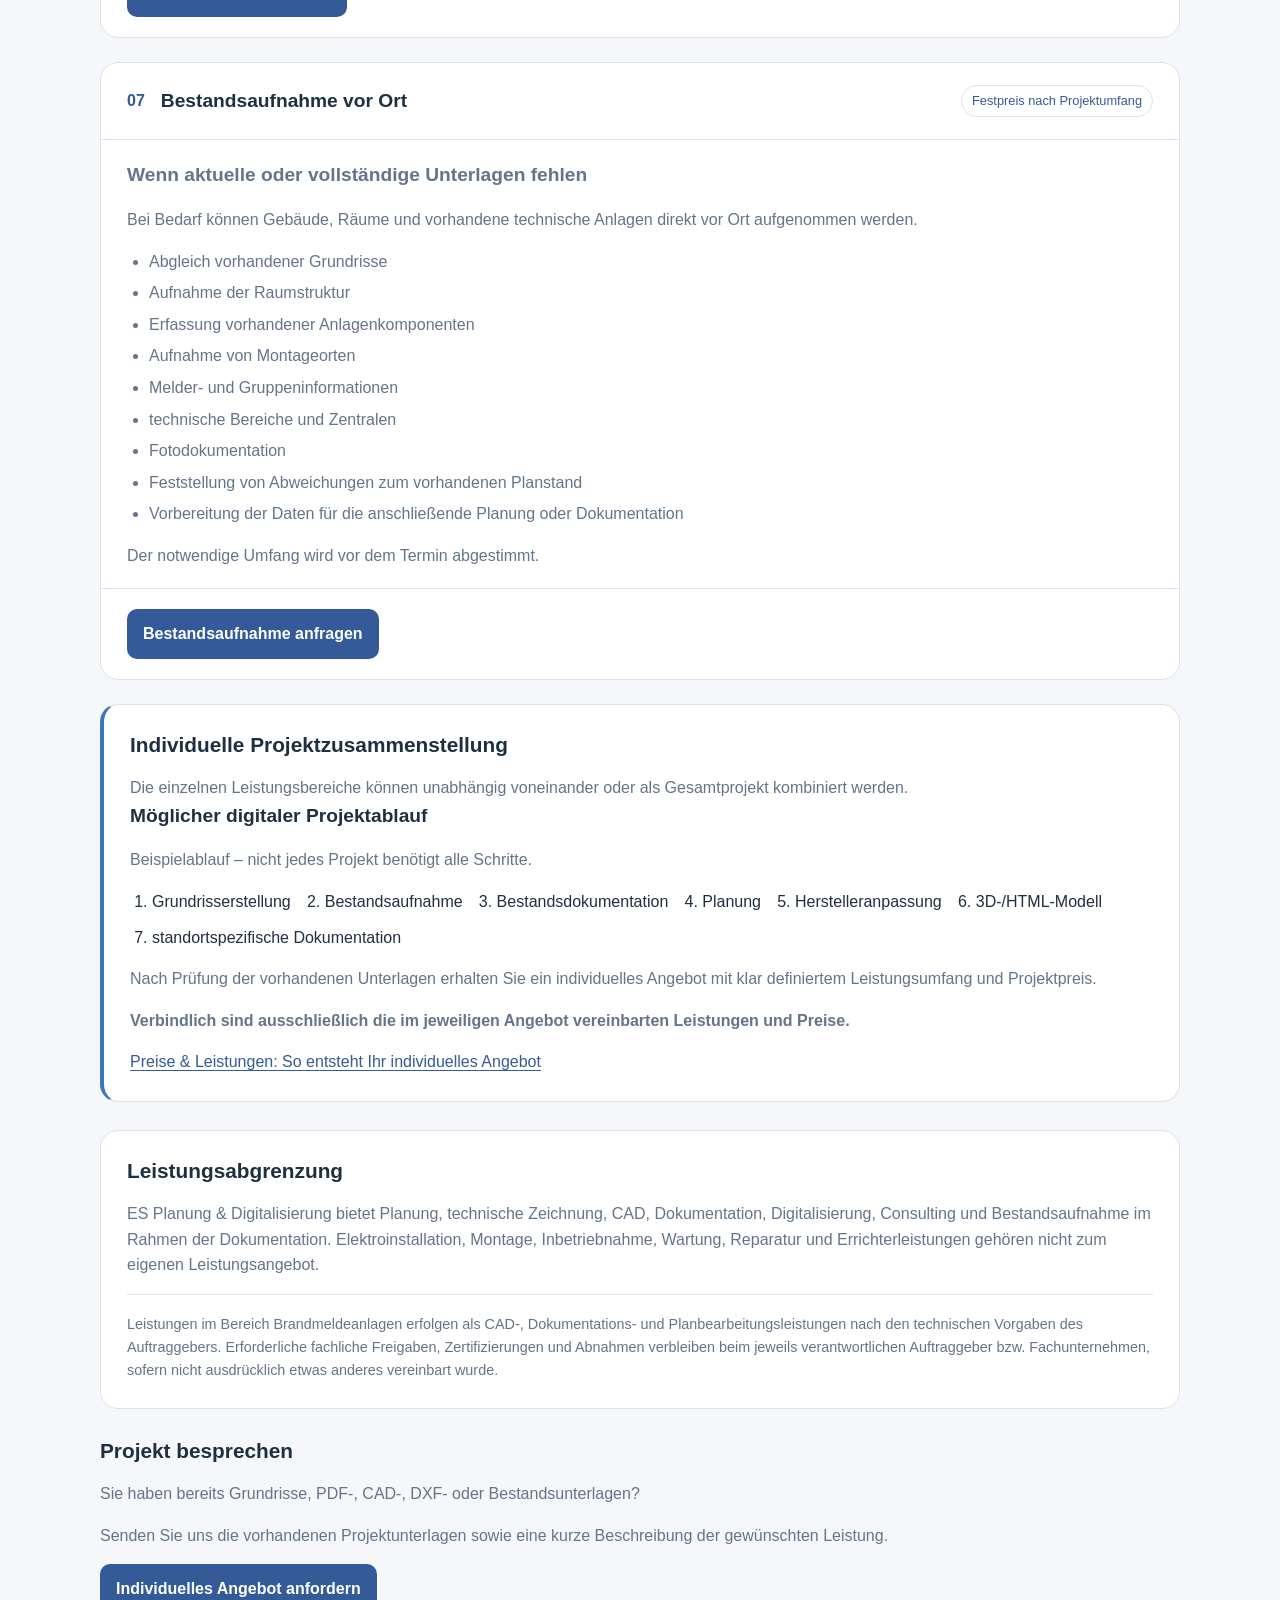
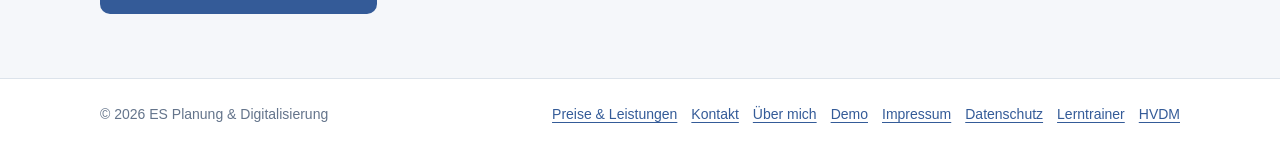
<file: leistungen.html>
<!doctype html>
<html lang="de"><head><meta charset="utf-8"><meta name="viewport" content="width=device-width,initial-scale=1"><link rel="icon" href="assets/favicon.ico"><link rel="stylesheet" href="styles.css"><link rel="stylesheet" href="pricing.css"><link rel="stylesheet" href="navigation.css"><script src="navigation.js" defer></script>
<title>Leistungen | ES Planung &amp; Digitalisierung</title>
<meta name="description" content="Grundrisse, Bestandsdokumentation, Anlagenplanung, Feuerwehrunterlagen, interaktive 3D-/HTML-Dokumentation, Anleitungen und Bestandsaufnahme. Festpreis nach Projektumfang.">
</head><body><header class="top site-header"><div class="wrap nav"><a class="brand" href="index.html"><img src="assets/logo-mark-64.png" alt="ES Logo"><span>ES Planung &amp; Digitalisierung</span></a><button class="menu-toggle" type="button" aria-expanded="false" aria-controls="site-navigation">Menü</button>
<nav class="navlinks" id="site-navigation" aria-label="Hauptnavigation"><a href="leistungen.html" aria-current="page">Leistungen</a><a href="preise.html">Preise &amp; Leistungen</a><a href="about.html">Über mich</a><a href="demo.html">Demo</a><a href="index.html#kontakt">Kontakt</a><a href="impressum.html">Impressum</a><a href="datenschutz.html">Datenschutz</a></nav></div></header>
<main><section class="pricing-section"><div class="pricing-container">
<div class="pricing-header"><span class="eyebrow">Planung · Digitalisierung · technische Dokumentation</span><h1>Planung, Digitalisierung &amp; technische Dokumentation</h1><p>Von der Aufbereitung vorhandener Grundrisse über die Dokumentation bestehender Anlagen bis zur Planung neuer Systeme und interaktiven 3D-/HTML-Dokumentationen.</p><p>Die Leistungen werden individuell nach Art, Umfang und Komplexität des jeweiligen Projektes zusammengestellt.</p></div>
<article class="price-block" id="grundrisse">
<div class="price-block-head"><div><span class="number">01</span><h2>Grundrisse &amp; Planaufbereitung</h2></div><span class="badge">Festpreis nach Projektumfang</span></div>
<div class="service-details"><h3>Grundlage für Planung und Dokumentation</h3><p>Erstellung, Digitalisierung und Überarbeitung von Gebäudegrundrissen auf Basis vorhandener Unterlagen oder einer Bestandsaufnahme.</p><ul><li>Grundrisserstellung je Etage</li><li>Aufbereitung vorhandener PDF-Pläne</li><li>Übernahme vorhandener CAD-/DXF-Daten</li><li>Digitalisierung älterer Bestandsunterlagen</li><li>Raum- und Geschossstruktur</li><li>Bemaßungen und Raumbezeichnungen</li><li>Layerstruktur für die weitere Planung</li><li>Anpassung und Aktualisierung vorhandener Pläne</li></ul><p>Der Projektumfang richtet sich insbesondere nach Gebäudegröße, Anzahl der Etagen und Räume sowie der Qualität der vorhandenen Ausgangsunterlagen.</p></div>
<div class="service-actions"><a class="button pricing-cta" href="index.html#kontakt">Projekt anfragen</a></div></article>
<article class="price-block" id="bestand">
<div class="price-block-head"><div><span class="number">02</span><h2>Bestandsdokumentation</h2></div><span class="badge">Festpreis nach Projektumfang</span></div>
<div class="service-details"><h3>Bestehende Anlagen strukturiert erfassen</h3><p>Aufnahme und Dokumentation vorhandener technischer Anlagen und Komponenten.</p><ul><li>Bestandspläne</li><li>Revisionspläne</li><li>Erfassung vorhandener Komponenten</li><li>Anlagen- und Komponentenstandorte</li><li>Melder- und Gruppeninformationen</li><li>Zentralen und Bedieneinrichtungen</li><li>Signalgeber</li><li>Zutrittskomponenten</li><li>Kameras und Sprechstellen</li><li>Anlagenübersichten</li><li>strukturierte Komponentenlisten</li><li>Abgleich zwischen vorhandenem Planstand und tatsächlichem Bestand</li></ul><p>Auf Wunsch kann die Dokumentation mit einer Bestandsaufnahme vor Ort kombiniert werden.</p></div>
<div class="service-actions"><a class="button pricing-cta" href="index.html#kontakt">Bestandsdokumentation anfragen</a></div></article>
<article class="price-block" id="planung">
<div class="price-block-head"><div><span class="number">03</span><h2>Planung neuer Anlagen</h2></div><span class="badge">Festpreis nach Projektumfang</span></div>
<div class="service-details"><h3>Herstellerbezogene Planung nach Projektanforderung</h3><p>Planung und zeichnerische Ausarbeitung neuer sicherheitstechnischer Anlagen auf Grundlage der Gebäude- und Projektanforderungen.</p><h3>Bereiche</h3><ul><li>Einbruchmeldeanlagen</li><li>Brandmeldeanlagen</li><li>Zutrittskontrolle</li><li>Videoüberwachung</li><li>Türsprech- und Kommunikationssysteme</li><li>weitere sicherheitstechnische Systeme nach Projektumfang</li></ul><h3>Planungsleistungen</h3><ul><li>Komponentenpositionierung</li><li>Anlagenstruktur</li><li>Geschosspläne</li><li>Gruppen- und Bereichszuordnung</li><li>Zentralen- und Bedieneinrichtungen</li><li>schematische Anlagenübersichten</li><li>technische Dokumentationsgrundlagen</li></ul><h3>Herstellerbezogene Varianten</h3><p>Planungen können auf unterschiedliche Hersteller und Systemlösungen abgestimmt werden. Je nach Projekt können auch mehrere Varianten auf derselben Planungsgrundlage erstellt und miteinander verglichen werden.</p></div>
<div class="service-actions"><a class="button pricing-cta" href="index.html#kontakt">Planungsanfrage stellen</a></div></article>
<article class="price-block" id="feuerwehr">
<div class="price-block-head"><div><span class="number">04</span><h2>Feuerwehrpläne &amp; Feuerwehrlaufkarten</h2></div><span class="badge">Festpreis nach Projektumfang</span></div>
<div class="service-details"><h3>Übersichtliche Unterlagen für den Einsatzfall</h3><p>Erstellung und Überarbeitung von Feuerwehrplänen und Feuerwehrlaufkarten auf Grundlage geeigneter Gebäude-, Anlagen- und Meldergruppendaten.</p><ul><li>Feuerwehrübersichtspläne</li><li>Feuerwehr-Geschosspläne</li><li>Feuerwehrlaufkarten</li><li>Projekt- und Layoutgrundlagen</li><li>meldergruppenbezogene Laufkarten</li><li>Anpassung vorhandener Laufkarten</li><li>Aktualisierung bei Anlagen- oder Gebäudeänderungen</li></ul><p>Die endgültige Ausführung richtet sich nach den jeweils geltenden Anforderungen und den projektspezifischen Vorgaben.</p></div>
<div class="service-actions"><a class="button pricing-cta" href="index.html#kontakt">Projekt anfragen</a></div></article>
<article class="price-block highlight" id="interaktiv">
<div class="price-block-head"><div><span class="number">05</span><h2>Interaktive 3D- &amp; HTML-Dokumentation</h2></div><span class="badge">Festpreis nach Projektumfang</span></div>
<div class="service-details"><h3>Technische Informationen direkt im digitalen Gebäudemodell</h3><p>Aufbereitung von Gebäude- und Anlagendaten als interaktive HTML-Dokumentation oder 3D-Modell.</p><ul><li>Gebäude- und Geschossdarstellung</li><li>interaktive Räume</li><li>anklickbare Anlagenkomponenten</li><li>Anzeige technischer Gerätedaten</li><li>Filter nach Anlagen oder Gewerken</li><li>Suchfunktionen</li><li>Anlagen- und Komponentenübersichten</li><li>Verknüpfung mit Plänen und Dokumentationen</li><li>Verlinkung von Bedien- und Wartungsinformationen</li><li>Visualisierung von Bereichen und Laufwegen</li></ul><p>Die Ausführung kann vom einfachen digitalen Gebäudemodell bis zur umfangreichen interaktiven technischen Dokumentation reichen.</p></div>
<div class="service-actions"><a class="button pricing-cta" href="index.html#kontakt">3D-/HTML-Projekt anfragen</a></div></article>
<article class="price-block" id="anleitungen">
<div class="price-block-head"><div><span class="number">06</span><h2>Standortspezifische Dokumentation &amp; Anleitungen</h2></div><span class="badge">Festpreis nach Projektumfang</span></div>
<div class="service-details"><h3>Dokumentation passend zum tatsächlichen Standort</h3><p>Erstellung verständlicher technischer Unterlagen, die nicht nur allgemeine Herstellerinformationen wiedergeben, sondern die tatsächliche Situation am jeweiligen Standort berücksichtigen.</p><ul><li>Bedienungsanleitungen</li><li>Kurzanleitungen</li><li>Quick Guides</li><li>Anlagenübersichten</li><li>Bedienabläufe</li><li>Scharf-/Unscharfschaltung</li><li>Verhalten bei Alarm oder Störung</li><li>Standort- und Technikübersichten</li><li>Nutzer- und Betreiberinformationen</li><li>technische Ablaufbeschreibungen</li><li>bebilderte Schritt-für-Schritt-Anleitungen</li><li>QR- und Web-Verknüpfungen</li><li>Verweise auf weiterführende Dokumentationen</li></ul><p>Geeignet insbesondere für Standorte mit mehreren technischen Systemen und unterschiedlichen Nutzergruppen.</p></div>
<div class="service-actions"><a class="button pricing-cta" href="index.html#kontakt">Dokumentation anfragen</a></div></article>
<article class="price-block" id="vor-ort">
<div class="price-block-head"><div><span class="number">07</span><h2>Bestandsaufnahme vor Ort</h2></div><span class="badge">Festpreis nach Projektumfang</span></div>
<div class="service-details"><h3>Wenn aktuelle oder vollständige Unterlagen fehlen</h3><p>Bei Bedarf können Gebäude, Räume und vorhandene technische Anlagen direkt vor Ort aufgenommen werden.</p><ul><li>Abgleich vorhandener Grundrisse</li><li>Aufnahme der Raumstruktur</li><li>Erfassung vorhandener Anlagenkomponenten</li><li>Aufnahme von Montageorten</li><li>Melder- und Gruppeninformationen</li><li>technische Bereiche und Zentralen</li><li>Fotodokumentation</li><li>Feststellung von Abweichungen zum vorhandenen Planstand</li><li>Vorbereitung der Daten für die anschließende Planung oder Dokumentation</li></ul><p>Der notwendige Umfang wird vor dem Termin abgestimmt.</p></div>
<div class="service-actions"><a class="button pricing-cta" href="index.html#kontakt">Bestandsaufnahme anfragen</a></div></article>
<section class="pricing-info" id="projektzusammenstellung"><h2>Individuelle Projektzusammenstellung</h2><p>Die einzelnen Leistungsbereiche können unabhängig voneinander oder als Gesamtprojekt kombiniert werden.</p><h3>Möglicher digitaler Projektablauf</h3><p>Beispielablauf – nicht jedes Projekt benötigt alle Schritte.</p><ol class="project-flow"><li>Grundrisserstellung</li><li>Bestandsaufnahme</li><li>Bestandsdokumentation</li><li>Planung</li><li>Herstelleranpassung</li><li>3D-/HTML-Modell</li><li>standortspezifische Dokumentation</li></ol><p>Nach Prüfung der vorhandenen Unterlagen erhalten Sie ein individuelles Angebot mit klar definiertem Leistungsumfang und Projektpreis.</p><p><strong>Verbindlich sind ausschließlich die im jeweiligen Angebot vereinbarten Leistungen und Preise.</strong></p><p><a href="preise.html">Preise &amp; Leistungen: So entsteht Ihr individuelles Angebot</a></p></section>
<section class="pricing-note"><h2>Leistungsabgrenzung</h2><p>ES Planung &amp; Digitalisierung bietet Planung, technische Zeichnung, CAD, Dokumentation, Digitalisierung, Consulting und Bestandsaufnahme im Rahmen der Dokumentation. Elektroinstallation, Montage, Inbetriebnahme, Wartung, Reparatur und Errichterleistungen gehören nicht zum eigenen Leistungsangebot.</p><p class="legal-note">
        Leistungen im Bereich Brandmeldeanlagen erfolgen als CAD-,
        Dokumentations- und Planbearbeitungsleistungen nach den technischen
        Vorgaben des Auftraggebers. Erforderliche fachliche Freigaben,
        Zertifizierungen und Abnahmen verbleiben beim jeweils verantwortlichen
        Auftraggeber bzw. Fachunternehmen, sofern nicht ausdrücklich etwas anderes vereinbart wurde.
      </p></section>
<section class="pricing-inquiry"><h2>Projekt besprechen</h2><p>Sie haben bereits Grundrisse, PDF-, CAD-, DXF- oder Bestandsunterlagen?</p><p>Senden Sie uns die vorhandenen Projektunterlagen sowie eine kurze Beschreibung der gewünschten Leistung.</p><a class="button pricing-cta" href="index.html#kontakt">Individuelles Angebot anfordern</a></section>
</div></section></main><footer class="footer site-footer"><div class="wrap footer-row"><div>© 2026 ES Planung &amp; Digitalisierung</div><div class="footer-links"><a href="preise.html">Preise &amp; Leistungen</a><a href="index.html#kontakt">Kontakt</a><a href="about.html">Über mich</a><a href="demo.html">Demo</a><a href="impressum.html">Impressum</a><a href="datenschutz.html">Datenschutz</a></div></div></footer></body></html>
</file>
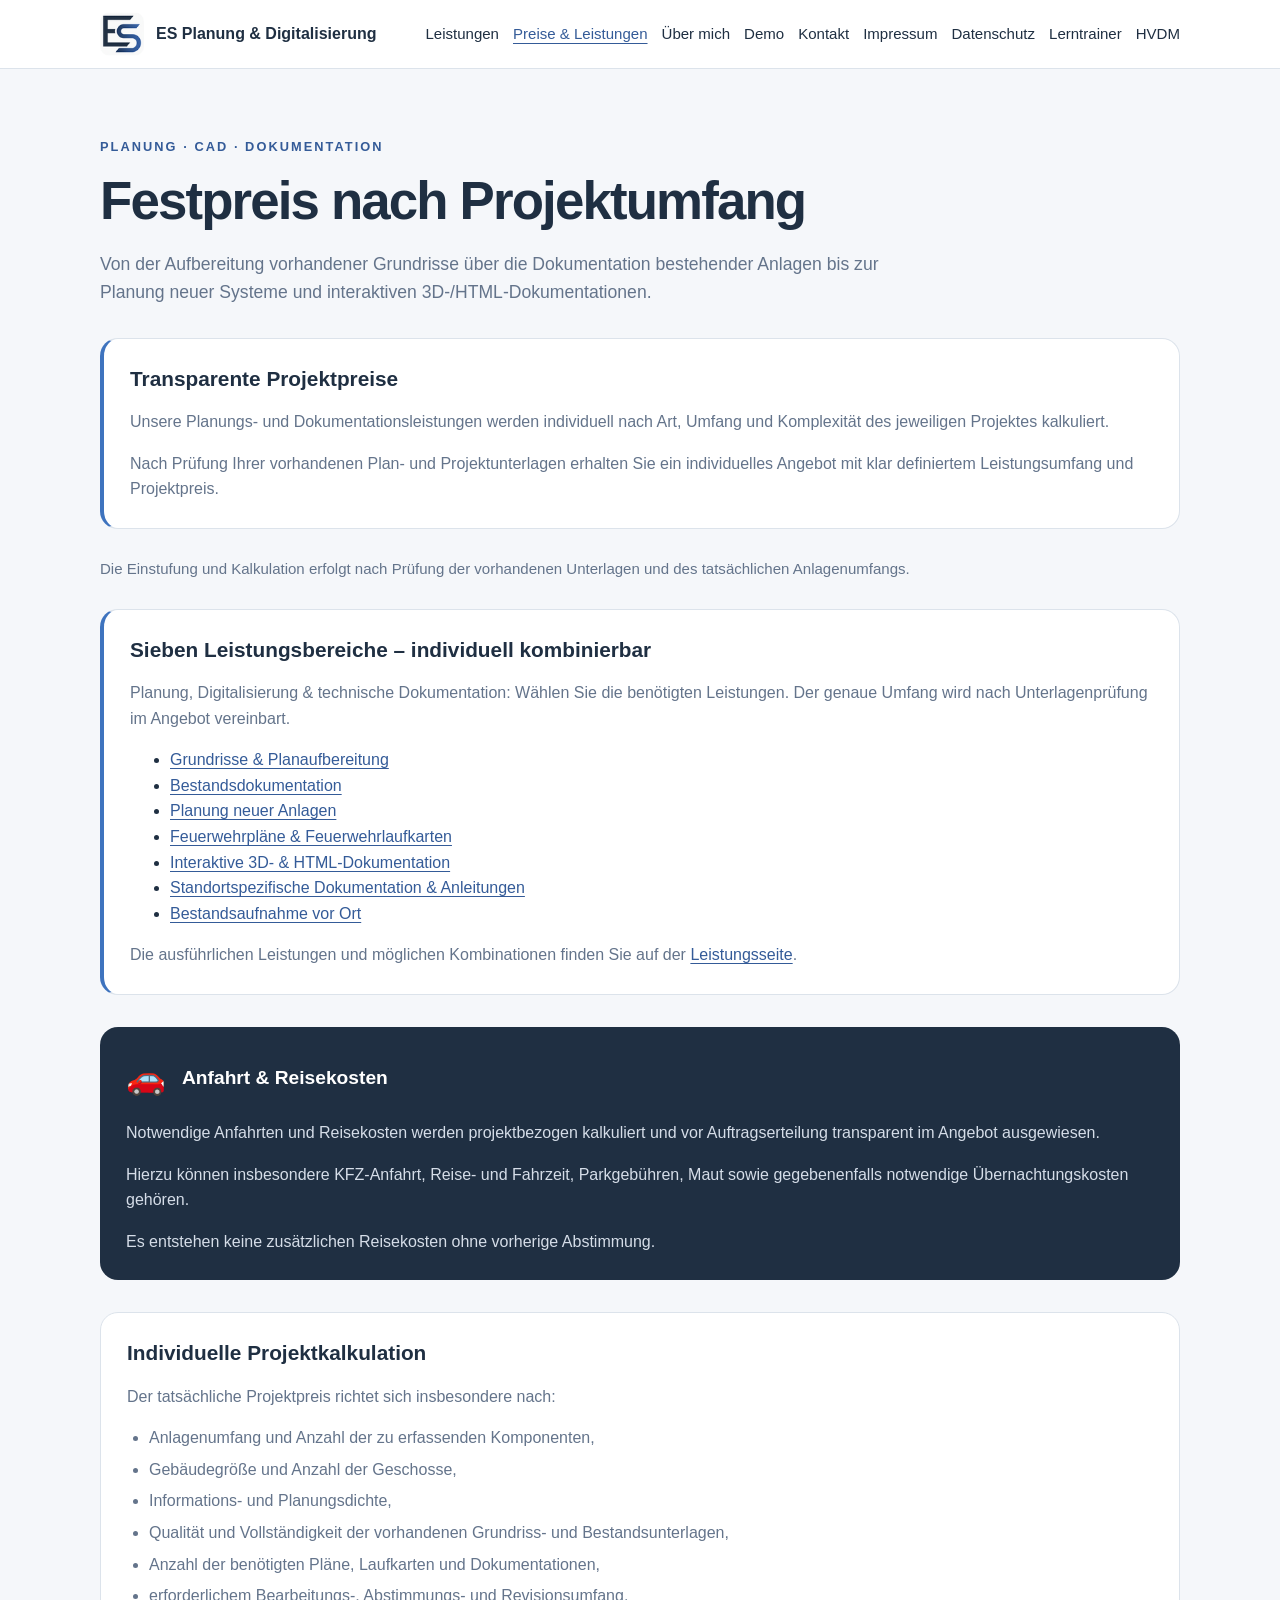
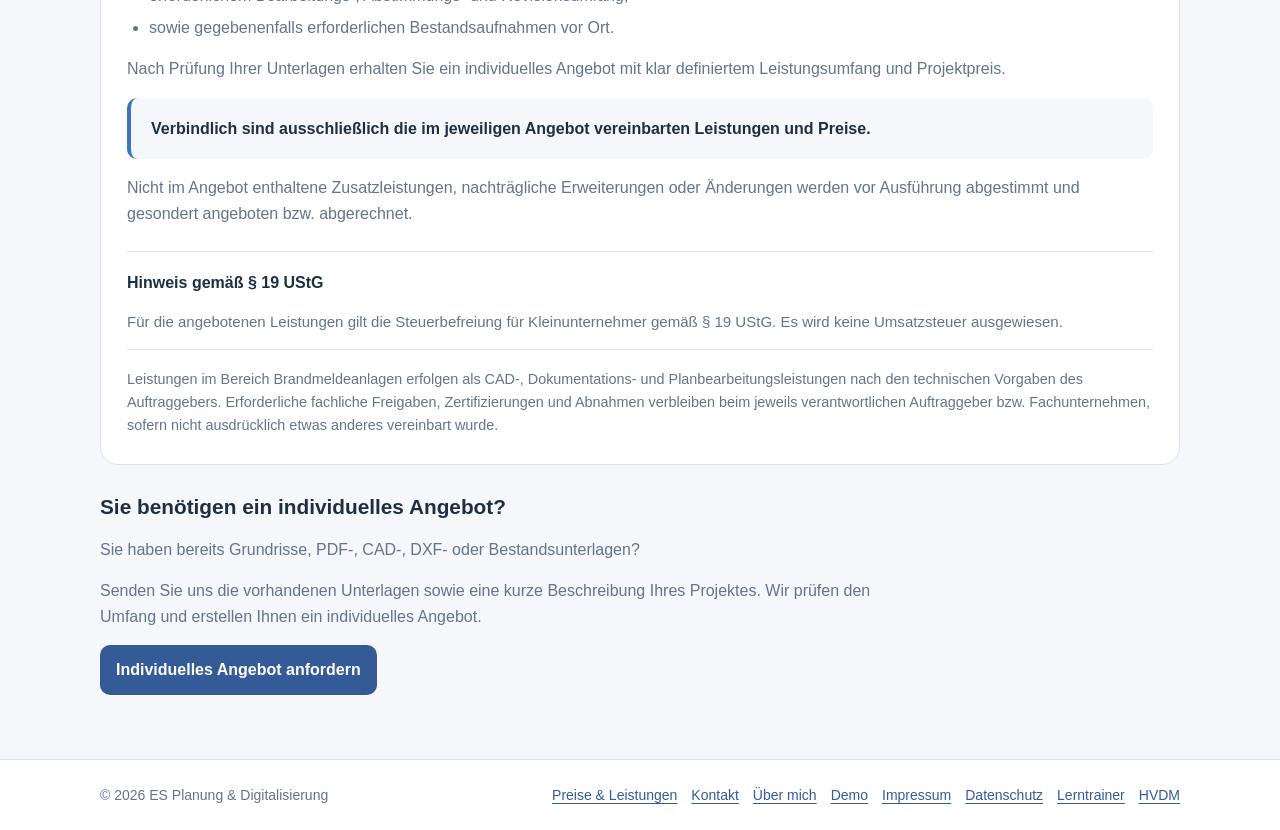
<file: preise.html>
<!doctype html>
<html lang="de">
<head>
<meta charset="utf-8">
<meta name="viewport" content="width=device-width,initial-scale=1">
<link rel="icon" href="assets/favicon.ico">
<link rel="stylesheet" href="styles.css">
<link rel="stylesheet" href="pricing.css">
<title>Preise &amp; Leistungen | Festpreis nach Projektumfang</title>
<meta name="description" content="Individuelle Angebote für sieben Leistungsbereiche: Grundrisse, Bestand, Anlagenplanung, Feuerwehrunterlagen, 3D/HTML, Anleitungen und Bestandsaufnahme.">
<link rel="stylesheet" href="navigation.css">
<script src="navigation.js" defer></script>
</head>
<body>
<header class="top site-header"><div class="wrap nav"><a class="brand" href="index.html"><img src="assets/logo-mark-64.png" alt="ES Logo"><span>ES Planung &amp; Digitalisierung</span></a><button class="menu-toggle" type="button" aria-expanded="false" aria-controls="site-navigation">Menü</button>
<nav class="navlinks" id="site-navigation" aria-label="Hauptnavigation"><a href="leistungen.html">Leistungen</a><a href="preise.html" aria-current="page">Preise &amp; Leistungen</a><a href="about.html">Über mich</a><a href="demo.html">Demo</a><a href="index.html#kontakt">Kontakt</a><a href="impressum.html">Impressum</a><a href="datenschutz.html">Datenschutz</a></nav></div></header>
<main>
<section class="pricing-section" id="leistungen">
  <div class="pricing-container">

    <div class="pricing-header">
      <span class="eyebrow">Planung · CAD · Dokumentation</span>
      <h1>Festpreis nach Projektumfang</h1>
      <p>Von der Aufbereitung vorhandener Grundrisse über die Dokumentation bestehender Anlagen bis zur Planung neuer Systeme und interaktiven 3D-/HTML-Dokumentationen.</p>
    </div>

    <div class="pricing-info">
      <h2>Transparente Projektpreise</h2>
      <p>
        Unsere Planungs- und Dokumentationsleistungen werden individuell nach Art, Umfang und Komplexität des jeweiligen Projektes kalkuliert.
      </p>
      <p>
        Nach Prüfung Ihrer vorhandenen Plan- und Projektunterlagen erhalten Sie ein individuelles Angebot mit klar definiertem Leistungsumfang und Projektpreis.
      </p>
    </div>

    <p class="scope-note">Die Einstufung und Kalkulation erfolgt nach Prüfung der vorhandenen Unterlagen und des tatsächlichen Anlagenumfangs.</p>

    <section class="pricing-info" id="leistungsuebersicht"><h2>Sieben Leistungsbereiche – individuell kombinierbar</h2><p>Planung, Digitalisierung &amp; technische Dokumentation: Wählen Sie die benötigten Leistungen. Der genaue Umfang wird nach Unterlagenprüfung im Angebot vereinbart.</p><ul><li><a href="leistungen.html#grundrisse">Grundrisse &amp; Planaufbereitung</a></li><li><a href="leistungen.html#bestand">Bestandsdokumentation</a></li><li><a href="leistungen.html#planung">Planung neuer Anlagen</a></li><li><a href="leistungen.html#feuerwehr">Feuerwehrpläne &amp; Feuerwehrlaufkarten</a></li><li><a href="leistungen.html#interaktiv">Interaktive 3D- &amp; HTML-Dokumentation</a></li><li><a href="leistungen.html#anleitungen">Standortspezifische Dokumentation &amp; Anleitungen</a></li><li><a href="leistungen.html#vor-ort">Bestandsaufnahme vor Ort</a></li></ul><p>Die ausführlichen Leistungen und möglichen Kombinationen finden Sie auf der <a href="leistungen.html">Leistungsseite</a>.</p></section>
    <!-- ANFAHRT -->
    <div class="travel-box">
      <div class="travel-title">
        <span class="travel-icon" aria-hidden="true">🚗</span>
        <h3>Anfahrt &amp; Reisekosten</h3>
      </div>
      <div class="travel-text">
        <p>Notwendige Anfahrten und Reisekosten werden projektbezogen kalkuliert und vor Auftragserteilung transparent im Angebot ausgewiesen.</p>
        <p>Hierzu können insbesondere KFZ-Anfahrt, Reise- und Fahrzeit, Parkgebühren, Maut sowie gegebenenfalls notwendige Übernachtungskosten gehören.</p>
        <p>Es entstehen keine zusätzlichen Reisekosten ohne vorherige Abstimmung.</p>
      </div>
    </div>

    <!-- HINWEIS -->
    <div class="pricing-note">

      <h2>Individuelle Projektkalkulation</h2>

      <p>Der tatsächliche Projektpreis richtet sich insbesondere nach:</p>
      <ul>
        <li>Anlagenumfang und Anzahl der zu erfassenden Komponenten,</li>
        <li>Gebäudegröße und Anzahl der Geschosse,</li>
        <li>Informations- und Planungsdichte,</li>
        <li>Qualität und Vollständigkeit der vorhandenen Grundriss- und Bestandsunterlagen,</li>
        <li>Anzahl der benötigten Pläne, Laufkarten und Dokumentationen,</li>
        <li>erforderlichem Bearbeitungs-, Abstimmungs- und Revisionsumfang,</li>
        <li>sowie gegebenenfalls erforderlichen Bestandsaufnahmen vor Ort.</li>
      </ul>
      <p>Nach Prüfung Ihrer Unterlagen erhalten Sie ein individuelles Angebot mit klar definiertem Leistungsumfang und Projektpreis.</p>
      <p class="binding-note"><strong>Verbindlich sind ausschließlich die im jeweiligen Angebot vereinbarten Leistungen und Preise.</strong></p>
      <p>Nicht im Angebot enthaltene Zusatzleistungen, nachträgliche Erweiterungen oder Änderungen werden vor Ausführung abgestimmt und gesondert angeboten bzw. abgerechnet.</p>

      <div class="tax-note">
        <h3>Hinweis gemäß § 19 UStG</h3>
        <p>Für die angebotenen Leistungen gilt die Steuerbefreiung für Kleinunternehmer gemäß § 19 UStG. Es wird keine Umsatzsteuer ausgewiesen.</p>
      </div>

      <p class="legal-note">
        Leistungen im Bereich Brandmeldeanlagen erfolgen als CAD-,
        Dokumentations- und Planbearbeitungsleistungen nach den technischen
        Vorgaben des Auftraggebers. Erforderliche fachliche Freigaben,
        Zertifizierungen und Abnahmen verbleiben beim jeweils verantwortlichen
        Auftraggeber bzw. Fachunternehmen, sofern nicht ausdrücklich etwas anderes vereinbart wurde.
      </p>

    </div>

    <div class="pricing-inquiry">
      <h2>Sie benötigen ein individuelles Angebot?</h2>
      <p>Sie haben bereits Grundrisse, PDF-, CAD-, DXF- oder Bestandsunterlagen?</p>
      <p>Senden Sie uns die vorhandenen Unterlagen sowie eine kurze Beschreibung Ihres Projektes. Wir prüfen den Umfang und erstellen Ihnen ein individuelles Angebot.</p>
      <a class="button pricing-cta" href="index.html#kontakt">Individuelles Angebot anfordern</a>
    </div>
  </div>
</section>
</main>
<footer class="footer site-footer"><div class="wrap footer-row"><div>© 2026 ES Planung &amp; Digitalisierung</div><div class="footer-links"><a href="preise.html">Preise &amp; Leistungen</a><a href="index.html#kontakt">Kontakt</a><a href="about.html">Über mich</a><a href="demo.html">Demo</a><a href="impressum.html">Impressum</a><a href="datenschutz.html">Datenschutz</a></div></div></footer>
</body>
</html>
</file>
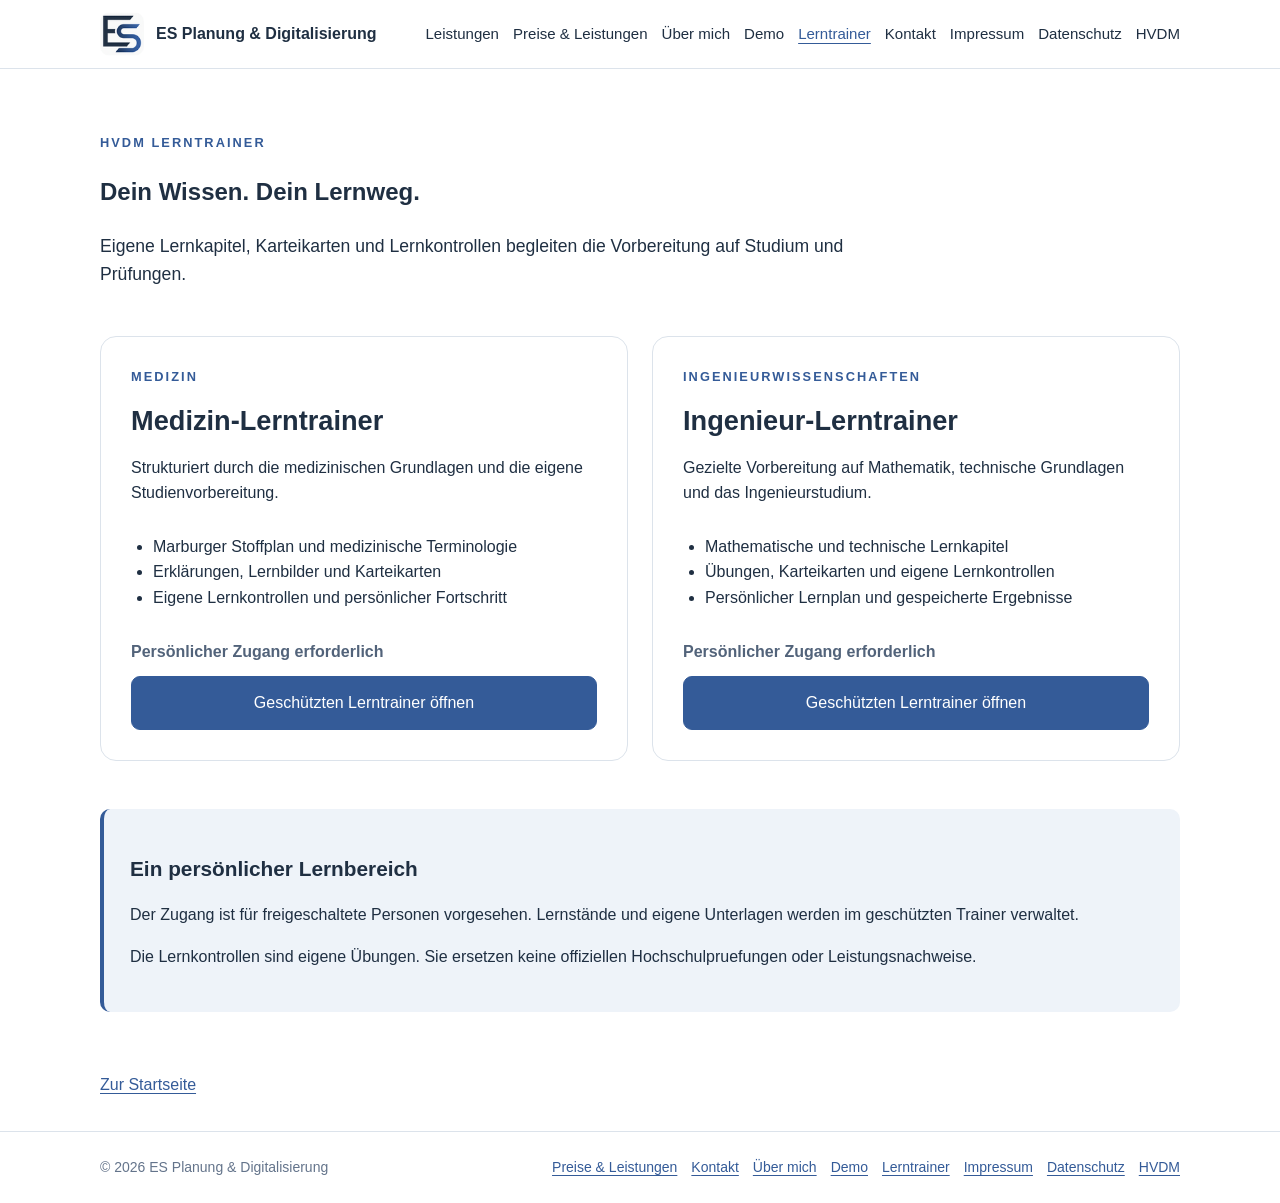
<file: trainings.html>
<!doctype html><html lang="de"><head><meta charset="utf-8"><meta name="viewport" content="width=device-width,initial-scale=1"><meta name="robots" content="noindex,nofollow"><meta name="description" content="Persönliche Lerntrainer für Medizin und Ingenieurwissenschaften."><title>Lerntrainer | ES Planung &amp; Digitalisierung</title><link rel="icon" href="assets/favicon.ico"><link rel="stylesheet" href="styles.css"><link rel="stylesheet" href="navigation.css"><link rel="stylesheet" href="trainings.css"><script src="navigation.js" defer></script><script src="trainings.js" defer></script></head><body><header class="top site-header"><div class="wrap nav"><a class="brand" href="index.html"><img src="assets/logo-mark-64.png" alt="ES Logo"><span>ES Planung &amp; Digitalisierung</span></a><button class="menu-toggle" type="button" aria-expanded="false" aria-controls="site-navigation">Menü</button>
<nav class="navlinks" id="site-navigation" aria-label="Hauptnavigation"><a href="leistungen.html">Leistungen</a><a href="preise.html">Preise &amp; Leistungen</a><a href="about.html">Über mich</a><a href="demo.html">Demo</a><a href="trainings.html">Lerntrainer</a><a href="index.html#kontakt">Kontakt</a><a href="impressum.html">Impressum</a><a href="datenschutz.html">Datenschutz</a></nav></div></header>
<main class="wrap"><section class="training-intro"><div class="kicker">HVDM Lerntrainer</div><h1>Dein Wissen. Dein Lernweg.</h1><p>Eigene Lernkapitel, Karteikarten und Lernkontrollen begleiten die Vorbereitung auf Studium und Prüfungen.</p></section>
<section class="training-grid" aria-label="Lerntrainer auswählen">
<article class="training-card"><div class="kicker">Medizin</div><h2>Medizin-Lerntrainer</h2><p>Strukturiert durch die medizinischen Grundlagen und die eigene Studienvorbereitung.</p><ul><li>Marburger Stoffplan und medizinische Terminologie</li><li>Erklärungen, Lernbilder und Karteikarten</li><li>Eigene Lernkontrollen und persönlicher Fortschritt</li></ul><p class="training-status">Externer Zugang wird vorbereitet</p><button class="training-entry" data-trainer="medizin" disabled>Noch nicht freigeschaltet</button></article>
<article class="training-card"><div class="kicker">Ingenieurwissenschaften</div><h2>Ingenieur-Lerntrainer</h2><p>Gezielte Vorbereitung auf Mathematik, technische Grundlagen und das Ingenieurstudium.</p><ul><li>Mathematische und technische Lernkapitel</li><li>Übungen, Karteikarten und eigene Lernkontrollen</li><li>Persönlicher Lernplan und gespeicherte Ergebnisse</li></ul><p class="training-status">Externer Zugang wird vorbereitet</p><button class="training-entry" data-trainer="ingenieur" disabled>Noch nicht freigeschaltet</button></article>
</section><aside class="training-privacy"><h2>Ein persönlicher Lernbereich</h2><p>Der Zugang ist für freigeschaltete Personen vorgesehen. Lernstände und eigene Unterlagen werden im geschützten Trainer verwaltet.</p><p>Die Lernkontrollen sind eigene Übungen. Sie ersetzen keine offiziellen Hochschulpruefungen oder Leistungsnachweise.</p></aside><p class="training-back"><a href="index.html">Zur Startseite</a></p></main><footer class="footer site-footer"><div class="wrap footer-row"><div>© 2026 ES Planung &amp; Digitalisierung</div><div class="footer-links"><a href="preise.html">Preise &amp; Leistungen</a><a href="index.html#kontakt">Kontakt</a><a href="about.html">Über mich</a><a href="demo.html">Demo</a><a href="trainings.html">Lerntrainer</a><a href="impressum.html">Impressum</a><a href="datenschutz.html">Datenschutz</a></div></div></footer></body></html>
</file>
<file: styles.css>
:root{--ink:#1f2f42;--blue:#345b98;--accent:#3e73be;--muted:#64748b;--line:#dce3eb;--soft:#f5f7fa;--white:#fff;}
*{box-sizing:border-box}html{scroll-behavior:smooth}body{margin:0;font-family:Arial,Helvetica,sans-serif;color:var(--ink);background:#fff;line-height:1.6}a{color:var(--blue);text-decoration-thickness:1px;text-underline-offset:3px}img{max-width:100%;height:auto}.wrap{width:calc(100% - 40px);max-width:1080px;margin:auto}.top{border-bottom:1px solid var(--line);background:rgba(255,255,255,.96);position:sticky;top:0;z-index:20}.nav{display:flex;align-items:center;justify-content:space-between;gap:24px;padding:12px 0}.brand{display:flex;align-items:center;gap:12px;text-decoration:none;color:var(--ink);font-weight:700}.brand img{width:44px;height:44px;border-radius:10px}.navlinks{display:flex;gap:18px;flex-wrap:wrap}.navlinks a{text-decoration:none;color:var(--ink);font-size:.94rem}.hero{padding:72px 0 54px;background:linear-gradient(180deg,#fff 0%,#f7f9fc 100%)}.hero-grid{display:grid;grid-template-columns:1.05fr .95fr;gap:48px;align-items:center}.kicker{text-transform:uppercase;letter-spacing:.16em;color:var(--blue);font-weight:700;font-size:.8rem}.hero h1{font-size:clamp(2.25rem,5vw,4.7rem);line-height:1.03;margin:.18em 0 .35em;letter-spacing:-.035em}.hero p{font-size:1.16rem;color:#475569;max-width:720px}.hero-logo{background:#fff;border:1px solid var(--line);border-radius:24px;padding:34px;box-shadow:0 18px 50px rgba(31,47,66,.07)}.badges{display:flex;gap:10px;flex-wrap:wrap;margin-top:24px}.badge{border:1px solid var(--line);background:#fff;border-radius:999px;padding:8px 12px;font-size:.9rem}.section{padding:64px 0}.section h2{font-size:2rem;margin:0 0 10px}.lead{color:#64748b;max-width:780px}.cards{display:grid;grid-template-columns:repeat(3,1fr);gap:20px;margin-top:30px}.card{border:1px solid var(--line);border-radius:18px;padding:26px;background:#fff}.card h3{margin:0 0 8px}.card p{margin:0;color:#64748b}.note{background:var(--soft);border-left:4px solid var(--accent);padding:18px 20px;border-radius:12px;margin-top:26px}.contact{background:#1f2f42;color:#fff}.contact a{color:#d7e5ff}.contact .lead{color:#d5dde8}.contact-grid{display:grid;grid-template-columns:1fr 1fr;gap:30px}.legal{padding:48px 0}.legal h1{font-size:2.3rem}.legal h2{margin-top:34px}.legal p,.legal li{color:#475569}.placeholder{background:#fff5d9;border:1px solid #f0cc75;padding:12px 14px;border-radius:10px}.footer{border-top:1px solid var(--line);padding:24px 0;color:#64748b;font-size:.9rem}.footer-row{display:flex;justify-content:space-between;gap:20px;flex-wrap:wrap}.footer-links{display:flex;gap:14px;flex-wrap:wrap}.build{font-size:.82rem;color:#7c8798}@media(max-width:800px){.hero-grid,.contact-grid{grid-template-columns:1fr}.hero{padding-top:48px}.cards{grid-template-columns:1fr}.nav{align-items:flex-start}.navlinks{justify-content:flex-end}.hero-logo{order:-1;max-width:520px}}@media(max-width:540px){.wrap{width:calc(100% - 24px);max-width:1080px}.navlinks{display:none}.hero h1{font-size:2.55rem}.section{padding:46px 0}}

/* About me */
.about-hero{padding:76px 0 62px;background:linear-gradient(135deg,#f7f9fc 0%,#fff 55%,#edf3fb 100%);border-bottom:1px solid var(--line)}
.about-hero-grid{display:grid;grid-template-columns:1.2fr .8fr;gap:58px;align-items:center}
.about-hero h1{font-size:clamp(2.35rem,5vw,4.6rem);line-height:1.04;margin:.18em 0 .35em;letter-spacing:-.04em}
.about-intro{font-size:1.12rem;color:#475569;max-width:760px}
.about-mark{background:#fff;border:1px solid var(--line);border-radius:28px;padding:42px 34px;text-align:center;box-shadow:0 18px 50px rgba(31,47,66,.08)}
.about-mark img{width:80%;max-width:300px}
.about-mark-text{margin-top:20px;text-transform:uppercase;letter-spacing:.12em;font-size:.72rem;color:var(--muted);font-weight:700}
.facts-grid{display:grid;grid-template-columns:repeat(4,1fr);gap:18px}
.fact{border:1px solid var(--line);border-radius:18px;padding:24px;background:#fff;min-height:150px;display:flex;flex-direction:column;justify-content:center}
.fact strong{font-size:1.35rem;color:var(--blue);margin-bottom:8px}.fact span{color:var(--muted)}
.about-soft{background:var(--soft)}
.journey{margin-top:34px;display:grid;gap:16px}
.journey-item{display:grid;grid-template-columns:62px 1fr;gap:20px;align-items:start;background:#fff;border:1px solid var(--line);border-radius:18px;padding:22px 24px}
.journey-icon{width:52px;height:52px;border-radius:14px;background:#edf3fb;color:var(--blue);display:grid;place-items:center;font-weight:800;letter-spacing:.04em}
.journey-item h3{margin:1px 0 6px}.journey-item p{margin:0;color:var(--muted)}
.qualification-grid{display:grid;grid-template-columns:.8fr 1.2fr;gap:48px;align-items:start}
.qualification-list{display:grid;grid-template-columns:1fr 1fr;gap:14px}
.qualification{border:1px solid var(--line);border-radius:14px;padding:18px;background:#fff;display:flex;flex-direction:column;gap:5px}
.qualification strong{color:var(--ink)}.qualification span{font-size:.92rem;color:var(--muted)}
.values-grid{display:grid;grid-template-columns:repeat(2,1fr);gap:18px;margin-top:28px}
.value-card{background:#fff;border:1px solid var(--line);border-radius:18px;padding:24px}.value-card h3{margin:0 0 7px}.value-card p{margin:0;color:var(--muted)}
.about-cta{background:var(--ink);color:#fff;padding:58px 0}
.about-cta-inner{display:grid;grid-template-columns:1.3fr .7fr;gap:32px;align-items:center}.about-cta h2{font-size:2rem;margin:6px 0 8px}.about-cta p{color:#d5dde8;margin:0}
.cta-actions{display:flex;gap:12px;justify-content:flex-end;flex-wrap:wrap}.button{display:inline-block;padding:12px 16px;border-radius:10px;text-decoration:none;font-weight:700}.button-light{background:#fff;color:var(--ink)}.button-outline{border:1px solid #718096;color:#fff}
@media(max-width:900px){.about-hero-grid,.qualification-grid,.about-cta-inner{grid-template-columns:1fr}.facts-grid{grid-template-columns:1fr 1fr}.cta-actions{justify-content:flex-start}.about-mark{max-width:540px}}
@media(max-width:620px){.facts-grid,.qualification-list,.values-grid{grid-template-columns:1fr}.journey-item{grid-template-columns:50px 1fr;padding:18px}.journey-icon{width:44px;height:44px}.about-hero{padding-top:48px}.about-mark{padding:28px 20px}}
</file>
<file: navigation.css>
/* Shared navigation, including the standalone 3D demo. */
.site-header { position: sticky; top: 0; z-index: 100; background: #fff; border-bottom: 1px solid #dce3eb; color: #1f2f42; font: 16px/1.6 Arial, Helvetica, sans-serif; }
.site-header .nav { width: calc(100% - 40px); max-width: 1080px; margin: auto; display: flex; align-items: center; justify-content: space-between; gap: 24px; padding: 12px 0; }
.site-header .brand { display: flex; align-items: center; gap: 12px; min-width: 0; color: #1f2f42; font-weight: 700; text-decoration: none; }
.site-header .brand img { width: 44px; height: 44px; border-radius: 10px; flex-shrink: 0; }
.site-header .navlinks { display: flex; align-items: center; gap: 14px; flex-wrap: wrap; }
.site-header .navlinks a { color: #1f2f42; text-decoration: none; font-size: .94rem; }
.site-header .navlinks a:hover, .site-header .navlinks a[aria-current="page"] { color: #345b98; text-decoration: underline; text-underline-offset: 4px; }
.site-header .menu-toggle { display: none; font: inherit; color: #1f2f42; background: #fff; border: 1px solid #dce3eb; border-radius: 10px; padding: 8px 12px; min-height: 44px; cursor: pointer; }
.site-header a:focus-visible, .site-header button:focus-visible, .site-footer a:focus-visible { outline: 3px solid #3e73be; outline-offset: 3px; }
.site-footer { background: #fff; color: #64748b; border-top: 1px solid #dce3eb; padding: 24px 0; font: 14px/1.6 Arial, Helvetica, sans-serif; }
.site-footer .footer-row { width: calc(100% - 40px); max-width: 1080px; margin: auto; display: flex; justify-content: space-between; gap: 20px; flex-wrap: wrap; }
.site-footer .footer-links { display: flex; gap: 14px; flex-wrap: wrap; }
.site-footer a { color: #345b98; text-underline-offset: 3px; }
html { scroll-padding-top: 110px; }
body:not(.site-demo) main { overflow-wrap: anywhere; }
@media (max-width: 1100px) {
  .site-header .nav { flex-wrap: wrap; gap: 10px; }
  .site-header .brand { flex: 1; }
  .site-header .menu-toggle { display: block; }
  .site-header .navlinks { display: none; width: 100%; flex-direction: column; align-items: stretch; gap: 0; max-height: 65vh; overflow-y: auto; }
  .site-header .navlinks.is-open { display: flex; }
  .site-header .navlinks a { padding: 10px 12px; min-height: 44px; }
}
@media (max-width: 540px) {
  .site-header .nav, .site-footer .footer-row { width: calc(100% - 24px); }
  .site-header .brand { font-size: .85rem; gap: 8px; }
}
/* The demo retains its own canvas, toolbar and panel styles. */
.site-demo .site-header { position: fixed; left: 0; right: 0; }
.site-demo .site-footer { position: fixed; bottom: 0; left: 0; right: 0; z-index: 30; padding: 8px 0; }
.site-demo #top { top: 86px; }
.site-demo #side { top: 86px; bottom: 94px; }
.site-demo #legend { bottom: 100px; }
.site-demo #walkHud { bottom: 100px; }
@media (max-width: 850px) {
  .site-demo #top { right: 12px; }
  .site-demo #side { top: 190px; width: min(280px, calc(100vw - 24px)); bottom: 130px; }
  .site-demo #legend { display: none; }
  .site-demo #walkHud { bottom: 130px; }
  .site-demo .site-footer .footer-row { gap: 4px; }
  .site-demo .site-footer .footer-links { gap: 4px 12px; }
}
@media (prefers-reduced-motion: reduce) { html { scroll-behavior: auto; } }
</file>
<file: pricing.css>
.pricing-section { padding: 64px 0; background: var(--soft); }
.pricing-section .price-block-head h2 { margin: 0; font-size: 1.2rem; overflow-wrap: anywhere; }
.project-flow { display: flex; flex-wrap: wrap; gap: 10px 22px; padding-left: 22px; }
.project-flow li { padding-right: 12px; }
.pricing-section [id] { scroll-margin-top: 120px; }
.pricing-container { width: calc(100% - 40px); max-width: 1080px; margin: auto; }
.pricing-header { max-width: 800px; margin-bottom: 32px; }
.pricing-section .eyebrow { color: var(--blue); font-size: .8rem; letter-spacing: .16em; text-transform: uppercase; font-weight: 700; }
.pricing-header h1 { font-size: clamp(2rem, 5vw, 3.3rem); line-height: 1.12; letter-spacing: -.035em; margin: 12px 0 20px; overflow-wrap: anywhere; }
.pricing-header p { color: var(--muted); font-size: 1.1rem; }
.pricing-info, .pricing-note { padding: 26px; border: 1px solid var(--line); border-radius: 18px; background: var(--white); margin-bottom: 28px; }
.pricing-info { border-left: 4px solid var(--accent); }
.pricing-info p { margin-bottom: 0; color: var(--muted); }
.pricing-section h2 { margin: 0 0 12px; font-size: 1.3rem; line-height: 1.35; }
.pricing-section .scope-note { margin: 0 0 28px; color: var(--muted); font-size: .94rem; }
.pricing-section .price-block { border: 1px solid var(--line); border-radius: 18px; background: var(--white); margin-bottom: 24px; overflow: hidden; }
.pricing-section .price-block-head { display: flex; justify-content: space-between; align-items: center; gap: 16px; padding: 22px 26px; border-bottom: 1px solid var(--line); }
.pricing-section .price-block-head > div { display: flex; align-items: center; gap: 16px; min-width: 0; }
.pricing-section .number { color: var(--blue); font-weight: 700; white-space: nowrap; flex-shrink: 0; }
.pricing-section h3 { margin: 0; font-size: 1.2rem; }
.pricing-section .badge { white-space: nowrap; color: var(--blue); font-size: .8rem; padding: 5px 10px; }
.pricing-section .price-row { padding: 20px 26px; }
.pricing-section .price-row + .price-row { border-top: 1px solid var(--line); }
.pricing-section .price-row strong, .pricing-section .price-row span { display: block; }
.pricing-section .price-row span { color: var(--muted); font-size: .94rem; margin-top: 4px; }
.pricing-section .service-actions { padding: 20px 26px; border-top: 1px solid var(--line); }
.pricing-section .service-details { padding: 20px 26px; color: var(--muted); }
.pricing-section .service-details p:first-child { margin-top: 0; }
.pricing-section .service-details p:last-child { margin-bottom: 0; }
.pricing-section .service-details ul { padding-left: 22px; }
.pricing-section .service-details li + li { margin-top: 6px; }
.pricing-section .highlight { border-color: var(--accent); }
.pricing-section .highlight .price-block-head { background: #edf3fb; }
.pricing-section .travel-box { background: var(--ink); color: var(--white); border-radius: 18px; padding: 26px; margin: 32px 0; }
.pricing-section .travel-title { display: flex; align-items: center; gap: 16px; }
.pricing-section .travel-icon { font-size: 2rem; }
.pricing-section .travel-text { color: #d5dde8; }
.pricing-section .travel-text p:last-child { margin-bottom: 0; }
.pricing-note p { color: var(--muted); }
.pricing-note li, .pricing-inquiry p { color: var(--muted); }
.pricing-note ul { padding-left: 22px; }
.pricing-note li + li { margin-top: 6px; }
.pricing-note .binding-note { padding: 18px 20px; border-left: 4px solid var(--accent); border-radius: 10px; background: var(--soft); color: var(--ink); }
.pricing-inquiry { max-width: 800px; }
.pricing-note .tax-note { margin-top: 24px; padding-top: 18px; border-top: 1px solid var(--line); }
.pricing-note .tax-note h3 { font-size: 1rem; }
.pricing-note .tax-note p { font-size: .94rem; }
.pricing-note .legal-note { font-size: .9rem; padding-top: 18px; border-top: 1px solid var(--line); margin-bottom: 0; }
.pricing-section .pricing-cta { background: var(--blue); color: var(--white); }
@media (max-width: 620px) {
  .pricing-section { padding: 40px 0; }
  .pricing-container { width: calc(100% - 24px); }
  .pricing-section .price-block-head { flex-wrap: wrap; padding: 18px; }
  .pricing-section .price-row, .pricing-section .service-actions, .pricing-section .service-details { padding: 18px; }
  .pricing-info, .pricing-note, .pricing-section .travel-box { padding: 20px; }
}
</file>
<file: trainings.css>
.training-intro { padding: 64px 0 30px; }
.training-intro h1 { max-width: 760px; }
.training-intro p { max-width: 760px; font-size: 1.1rem; }
.training-grid { display: grid; grid-template-columns: repeat(2,minmax(0,1fr)); gap: 24px; padding-bottom: 48px; }
.training-card { padding: 30px; border: 1px solid #dce3eb; border-radius: 16px; background: #fff; display: flex; flex-direction: column; gap: 12px; min-width: 0; }
.training-card h2 { margin: 0; font-size: 1.7rem; }
.training-card p { margin: 0; }
.training-card ul { padding-left: 22px; }
.training-status { color: #52637a; font-weight: 600; }
.training-entry { margin-top: auto; display: inline-block; padding: 13px 18px; border-radius: 9px; border: 1px solid #345b98; background: #345b98; color: #fff; font: inherit; text-decoration: none; text-align: center; }
.training-entry[disabled] { cursor: default; background: #eef2f7; color: #52637a; border-color: #cbd5e1; }
.training-entry:focus-visible { outline: 3px solid #345b98; outline-offset: 4px; }
.training-privacy { padding: 26px; border-left: 4px solid #345b98; background: #eef3f9; border-radius: 10px; margin-bottom: 60px; }
.training-privacy h2 { font-size: 1.3rem; }
.training-back { margin-bottom: 34px; }
@media(max-width:700px) { .training-grid { grid-template-columns: minmax(0,1fr); } .training-card { padding: 24px; } .training-intro { padding-top: 36px; } }
</file>
